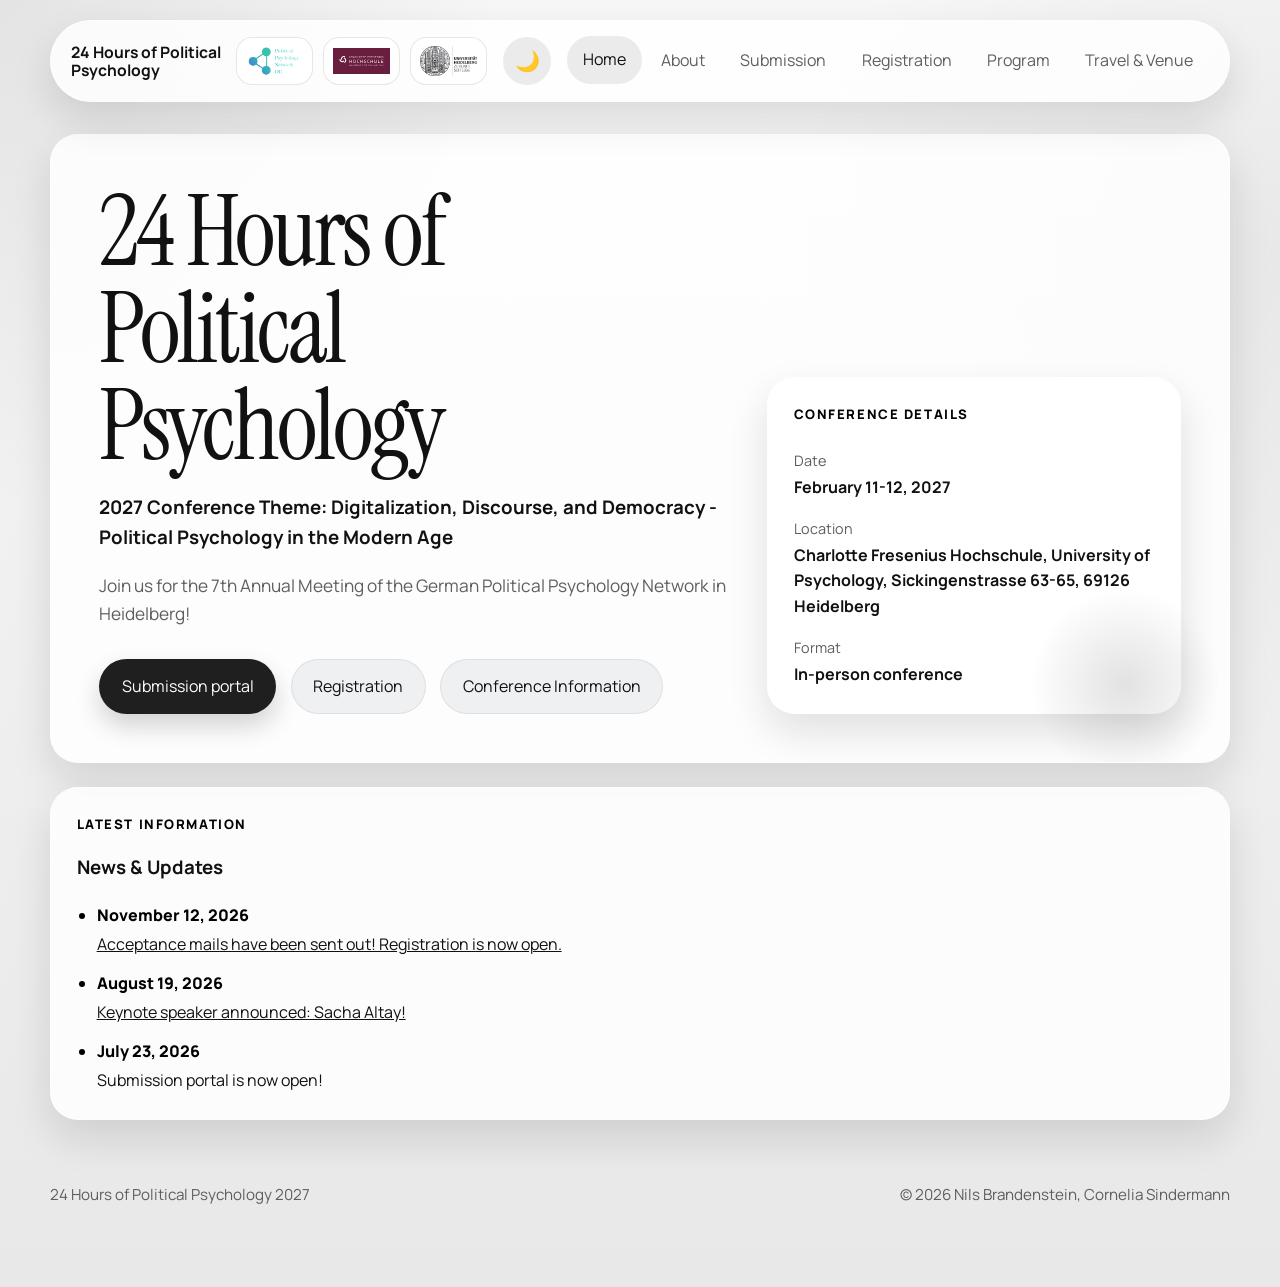
<file: index.html>
<!DOCTYPE html>
<html lang="en">
  <head>
    <meta charset="UTF-8" />
    <meta name="viewport" content="width=device-width, initial-scale=1.0" />
        <title>24 Stunden Politische Psychologie 2027 | Tagung in Heidelberg</title>
    <meta name="keywords" content="political psychology conference 2027, political psychology Heidelberg, German Political Psychology Network, PolPsyNet, 24 Hours of Political Psychology, digitalization democracy conference, academic conference February 2027" />
    <meta name="og:title:de" content="24 Stunden Politische Psychologie 2027 | Tagung in Heidelberg" />
    <meta name="description-de" content="Offizielle Website der Tagung „24 Stunden Politische Psychologie 2027“ — 7. Jahrestagung des Netzwerks Politische Psychologie, 11.–12. Februar 2027 in Heidelberg. Thema: Digitalisierung, Diskurs und Demokratie. Abstracts einreichen und registrieren." />
    <meta name="keywords-de" content="Politische Psychologie Tagung 2027, Kongress Politische Psychologie Heidelberg, Netzwerk Politische Psychologie, PolPsyNet, 24 Stunden Politische Psychologie, Fachtagung Februar 2027, Digitalisierung Demokratie Tagung" />

    <link rel="canonical" href="https://polpsyconfhd2027.github.io/conference/" />
    <meta name="robots" content="index, follow" />
    <meta name="author" content="German Political Psychology Network" />

    <!-- Open Graph -->
    <meta property="og:type" content="website" />
    <meta property="og:site_name" content="24 Hours of Political Psychology 2027" />
    <meta property="og:title" content="24 Stunden Politische Psychologie 2027 | Tagung in Heidelberg" />
    <meta property="og:description" content="Official site of the 24 Hours of Political Psychology 2027 conference — 7th Annual Meeting of the German Political Psychology Network, February 11–12, 2027 in Heidelberg. Theme: Digitalization, Discourse, and Democracy. Submit abstracts and register." />
    <meta property="og:url" content="https://polpsyconfhd2027.github.io/conference/" />
    <meta property="og:locale" content="en_US" />
    <meta property="og:image" content="https://polpsyconfhd2027.github.io/conference/assets/Logo_PolPsyNetDE_New_v2.png" />

    <!-- Twitter -->
    <meta name="twitter:card" content="summary_large_image" />
    <meta name="twitter:title" content="24 Stunden Politische Psychologie 2027 | Tagung in Heidelberg" />
    <meta name="twitter:description" content="Official site of the 24 Hours of Political Psychology 2027 conference — 7th Annual Meeting of the German Political Psychology Network, February 11–12, 2027 in Heidelberg. Theme: Digitalization, Discourse, and Democracy. Submit abstracts and register." />
    <meta name="twitter:image" content="https://polpsyconfhd2027.github.io/conference/assets/Logo_PolPsyNetDE_New_v2.png" />

    <link rel="icon" type="image/svg+xml" href="assets/favicon.svg" />
    <meta name="theme-color" content="#111111" />

    <script type="application/ld+json">
[
        {
                "@context": "https://schema.org",
                "@type": "Event",
                "name": "24 Hours of Political Psychology 2027",
                "description": "7th Annual Meeting of the German Political Psychology Network on the theme 'Digitalization, Discourse, and Democracy'.",
                "startDate": "2027-02-11T13:00+01:00",
                "endDate": "2027-02-12T14:00+01:00",
                "eventStatus": "https://schema.org/EventScheduled",
                "eventAttendanceMode": "https://schema.org/OfflineEventAttendanceMode",
                "location": {
                        "@type": "Place",
                        "name": "Charlotte Fresenius Hochschule, University of Psychology",
                        "address": {
                                "@type": "PostalAddress",
                                "streetAddress": "Sickingenstrasse 63-65",
                                "addressLocality": "Heidelberg",
                                "postalCode": "69126",
                                "addressCountry": "DE"
                        }
                },
                "url": "https://polpsyconfhd2027.github.io/conference/",
                "organizer": {
                        "@type": "Organization",
                        "name": "German Political Psychology Network (PolPsyNet DE)"
                }
        },
        {
                "@context": "https://schema.org",
                "@type": "WebSite",
                "name": "24 Hours of Political Psychology 2027",
                "url": "https://polpsyconfhd2027.github.io/conference/"
        },
        {
                "@context": "https://schema.org",
                "@type": "Organization",
                "name": "German Political Psychology Network (PolPsyNet DE)",
                "url": "https://polpsyconfhd2027.github.io/conference/"
        }
]
    </script>

    <meta
      name="description"
      content="Official website for 24 Hours of Political Psychology, held in Heidelberg on February 11-12, 2027."
    />
    <link rel="preconnect" href="https://fonts.googleapis.com" />
    <link rel="preconnect" href="https://fonts.gstatic.com" crossorigin />
    <link
      href="https://fonts.googleapis.com/css2?family=Manrope:wght@400;500;700;800&family=Instrument+Serif:ital@0;1&display=swap"
      rel="stylesheet"
    />
    <link rel="stylesheet" href="assets/styles.css" />
  </head>
  <body data-page="home">
    <div class="site-shell">
      <header class="site-header">
        <a class="brand" href="index.html">
          <span class="brand-text">
            <strong>24 Hours of Political Psychology</strong>
          </span>
          <span class="brand-logos" aria-hidden="true">
            <span class="brand-logo-frame">
              <img class="brand-logo" src="assets/Logo_PolPsyNetDE_New_v2.png" alt="Logo des Netzwerks Politische Psychologie (PolPsyNet DE)" />
            </span>
            <span class="brand-logo-frame">
              <img class="brand-logo" src="assets/Logo-CFH-bourdaux-01.svg" alt="Logo der Charlotte Fresenius Hochschule" />
            </span>
            <span class="brand-logo-frame">
              <img class="brand-logo" src="assets/hd_logo_standard_sw_16cm_rgb.png" alt="Logo der Universität Heidelberg" />
            </span>
          </span>
        </a>
        <div class="header-actions">
          <button class="theme-toggle" type="button" aria-label="Switch color theme"></button>
          <button class="nav-toggle" type="button" aria-expanded="false" aria-label="Open menu">
            <span></span>
            <span></span>
          </button>
        </div>
        <nav class="site-nav" aria-label="Main navigation">
          <a href="index.html">Home</a>
          <a href="about.html">About</a>
          <a href="submission.html">Submission</a>
          <a href="registration.html">Registration</a>
          <a href="program.html">Program</a>
          <a href="travel.html">Travel & Venue</a>
        </nav>
      </header>

      <main>
        <section class="hero">
          <div class="hero-copy">
            <h1>24 Hours of Political Psychology</h1>
            <h3>2027 Conference Theme: Digitalization, Discourse, and Democracy - Political Psychology in the Modern Age</h3>
            <p class="hero-text">
              Join us for the 7th Annual Meeting of the German Political Psychology Network in Heidelberg!
            </p>
            <div class="hero-actions">
              <a class="button button-primary" href="submission.html">Submission portal</a>
              <a class="button button-secondary" href="registration.html">Registration</a>
              <a class="button button-secondary" href="about.html">Conference Information</a>
              <!--<a class="button button-secondary" href="program.html">View Program</a>--> <!-- Activate once updated-->
            </div>
          </div>
          <aside class="hero-card">
            <p class="card-kicker">Conference Details</p>
            <dl class="event-meta">
              <div>
                <dt>Date</dt>
                <dd>February 11-12, 2027</dd>
              </div>
              <div>
              <dt>Location</dt>
                <dd>Charlotte Fresenius Hochschule, University of Psychology, Sickingenstrasse 63-65, 69126 Heidelberg</dd>
              </div>
              <div>
              <dt>Format</dt>
                <dd>In-person conference</dd>
              </div>
            </dl>
          </aside>
        </section>

        <section class="news-updates content-card" aria-labelledby="news-updates-title">
          <p class="eyebrow">Latest Information</p>
          <h3 id="news-updates-title">News & Updates</h3>
          <ul class="news-list">
             <li>
              <time datetime="2026-08-19">November 12, 2026</time>
              <a href="registration.html">Acceptance mails have been sent out! Registration is now open.</a>
            </li>
            
            <li>
              <time datetime="2026-08-19">August 19, 2026</time>
              <a href="program.html">Keynote speaker announced: Sacha Altay!</a>
            </li>
            <li>
              <time datetime="2026-07-23">July 23, 2026</time>
              <span>Submission portal is now open!</span>
            </li>
          </ul>
        </section>
      </main>

      <footer class="site-footer">
        <p>24 Hours of Political Psychology 2027</p>
        <p>&copy; 2026 Nils Brandenstein, Cornelia Sindermann</p>
      </footer>
    </div>

    <script src="assets/site.js"></script>
  </body>
</html>
</file>
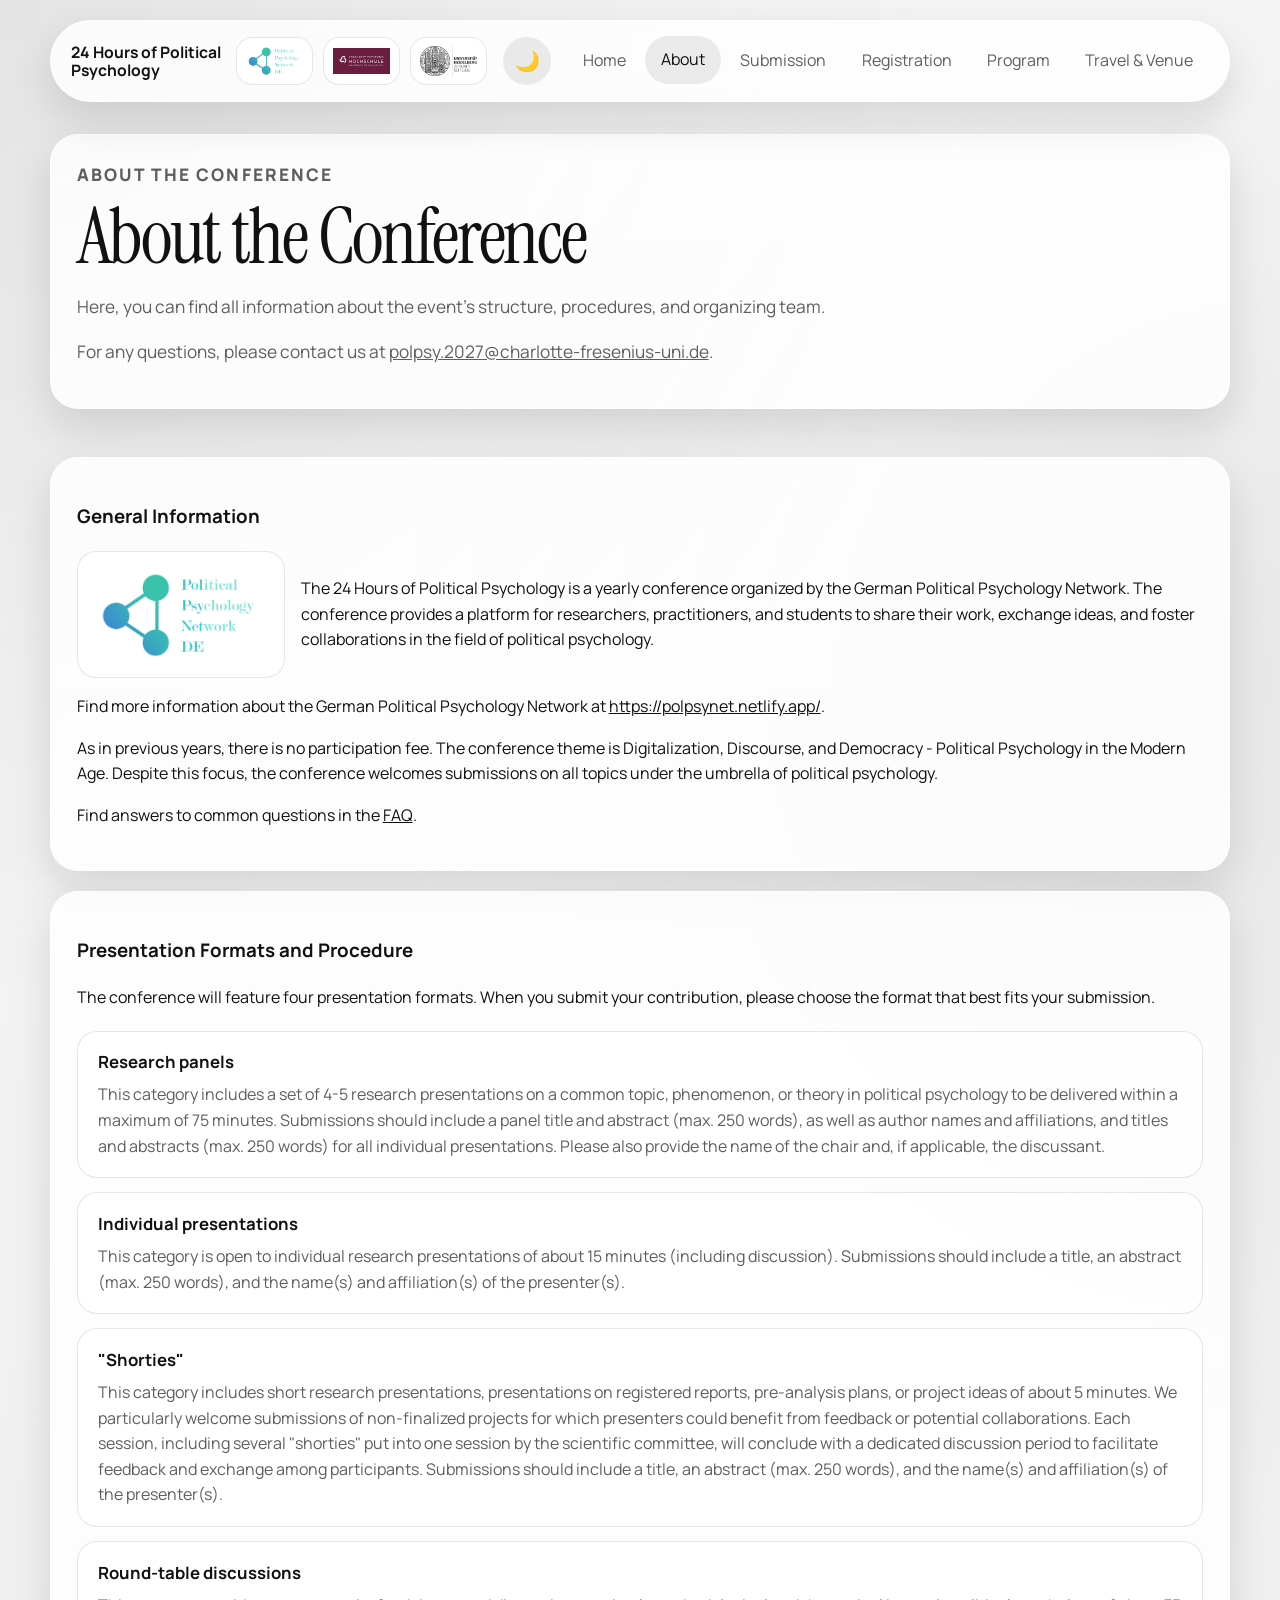
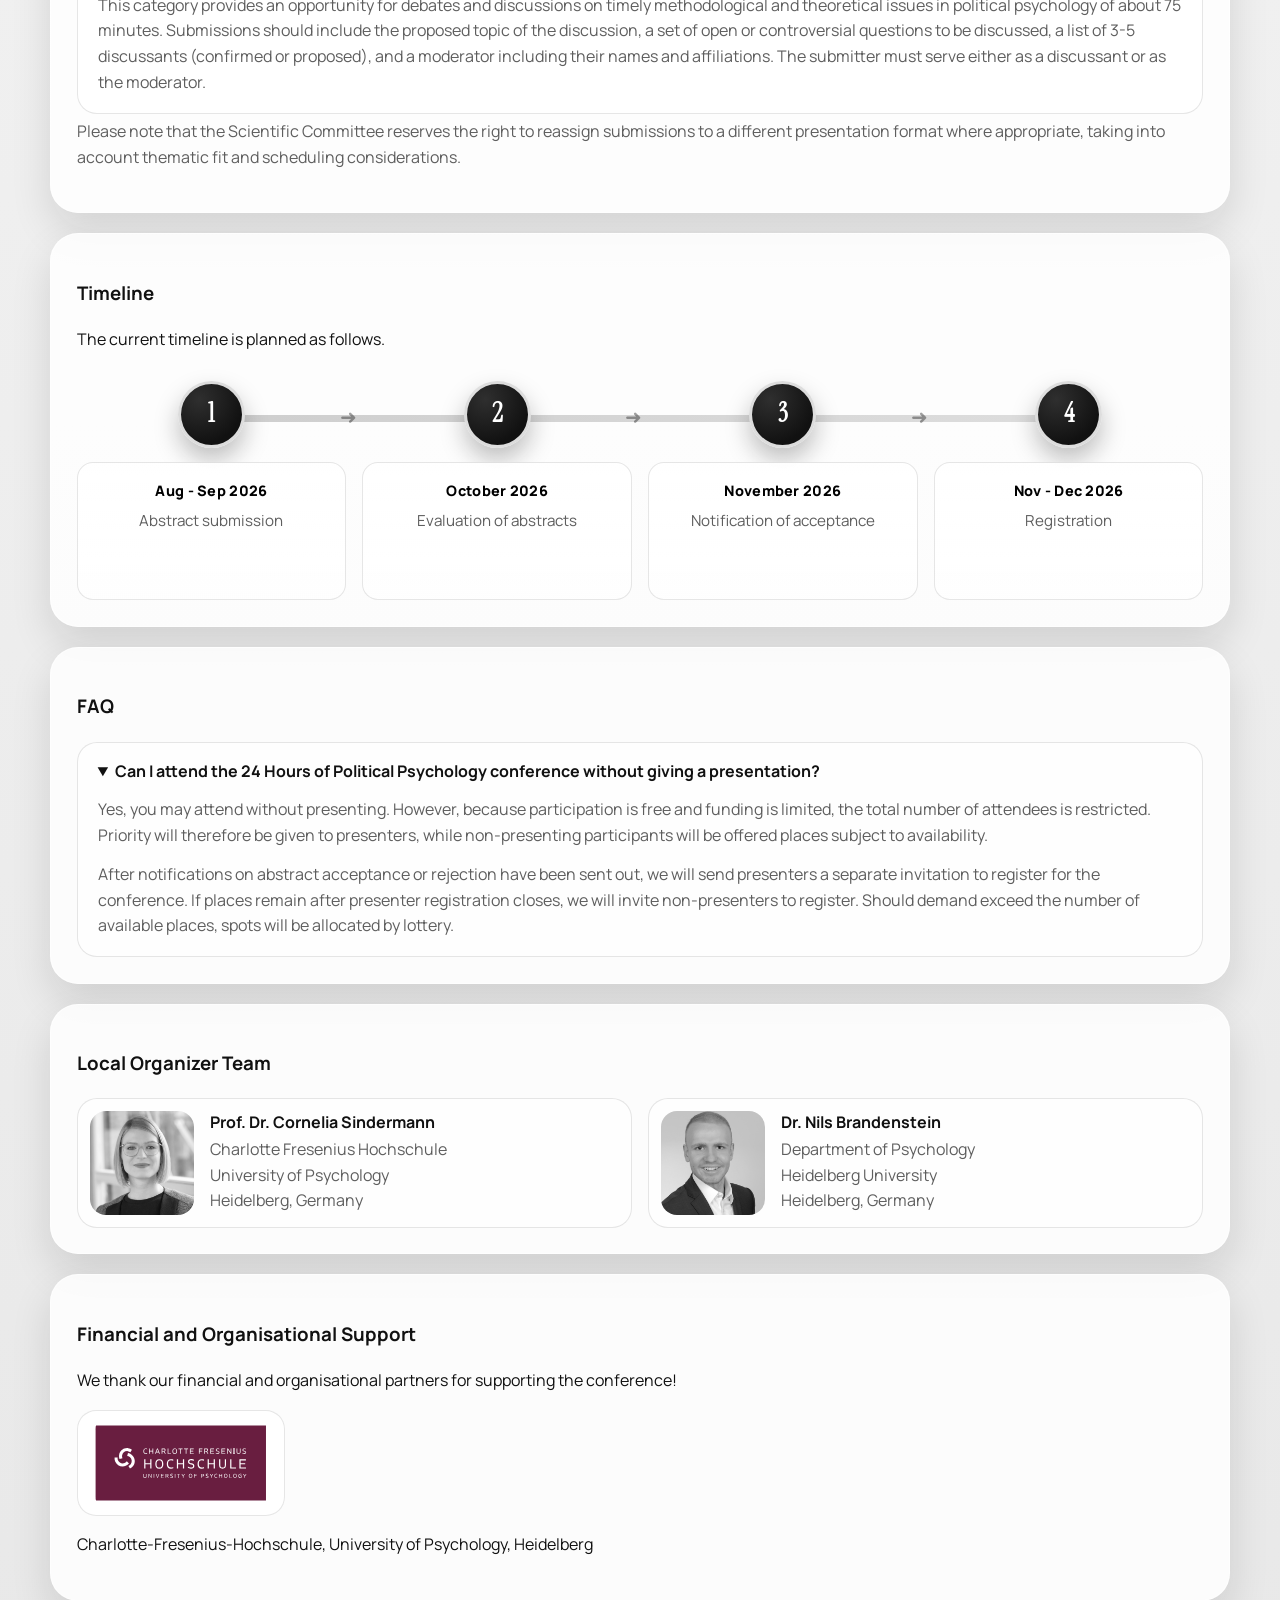
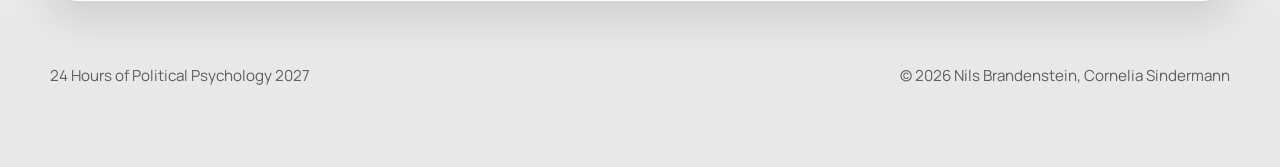
<file: about.html>
<!DOCTYPE html>
<html lang="en">
  <head>
    <meta charset="UTF-8" />
    <meta name="viewport" content="width=device-width, initial-scale=1.0" />
        <title>Über die Tagung | 24 Stunden Politische Psychologie 2027, Heidelberg</title>
    <meta name="keywords" content="about political psychology conference, German Political Psychology Network, PolPsyNet annual meeting, Heidelberg University psychology, Charlotte Fresenius Hochschule" />
    <meta name="og:title:de" content="Über die Tagung | 24 Stunden Politische Psychologie 2027, Heidelberg" />
    <meta name="description-de" content="Erfahren Sie mehr über die „24 Stunden Politische Psychologie 2027“ — die 7. Jahrestagung des Netzwerks Politische Psychologie, 11.–12. Februar 2027 an der Charlotte Fresenius Hochschule in Heidelberg." />
    <meta name="keywords-de" content="Über die Tagung, Netzwerk Politische Psychologie, Jahrestagung PolPsyNet, Universität Heidelberg Psychologie, Charlotte Fresenius Hochschule" />

    <link rel="canonical" href="https://polpsyconfhd2027.github.io/conference/about.html" />
    <meta name="robots" content="index, follow" />
    <meta name="author" content="German Political Psychology Network" />

    <!-- Open Graph -->
    <meta property="og:type" content="website" />
    <meta property="og:site_name" content="24 Hours of Political Psychology 2027" />
    <meta property="og:title" content="Über die Tagung | 24 Stunden Politische Psychologie 2027, Heidelberg" />
    <meta property="og:description" content="Learn about the 24 Hours of Political Psychology 2027 — the 7th Annual Meeting of the German Political Psychology Network, held February 11–12, 2027 at Charlotte Fresenius Hochschule in Heidelberg, Germany." />
    <meta property="og:url" content="https://polpsyconfhd2027.github.io/conference/about.html" />
    <meta property="og:locale" content="en_US" />
    <meta property="og:image" content="https://polpsyconfhd2027.github.io/conference/assets/Logo_PolPsyNetDE_New_v2.png" />

    <!-- Twitter -->
    <meta name="twitter:card" content="summary_large_image" />
    <meta name="twitter:title" content="Über die Tagung | 24 Stunden Politische Psychologie 2027, Heidelberg" />
    <meta name="twitter:description" content="Learn about the 24 Hours of Political Psychology 2027 — the 7th Annual Meeting of the German Political Psychology Network, held February 11–12, 2027 at Charlotte Fresenius Hochschule in Heidelberg, Germany." />
    <meta name="twitter:image" content="https://polpsyconfhd2027.github.io/conference/assets/Logo_PolPsyNetDE_New_v2.png" />

    <link rel="icon" type="image/svg+xml" href="assets/favicon.svg" />
    <meta name="theme-color" content="#111111" />

    <script type="application/ld+json">
[
        {
                "@context": "https://schema.org",
                "@type": "Event",
                "name": "24 Hours of Political Psychology 2027",
                "description": "7th Annual Meeting of the German Political Psychology Network on the theme 'Digitalization, Discourse, and Democracy'.",
                "startDate": "2027-02-11T13:00+01:00",
                "endDate": "2027-02-12T14:00+01:00",
                "eventStatus": "https://schema.org/EventScheduled",
                "eventAttendanceMode": "https://schema.org/OfflineEventAttendanceMode",
                "location": {
                        "@type": "Place",
                        "name": "Charlotte Fresenius Hochschule, University of Psychology",
                        "address": {
                                "@type": "PostalAddress",
                                "streetAddress": "Sickingenstrasse 63-65",
                                "addressLocality": "Heidelberg",
                                "postalCode": "69126",
                                "addressCountry": "DE"
                        }
                },
                "url": "https://polpsyconfhd2027.github.io/conference/",
                "organizer": {
                        "@type": "Organization",
                        "name": "German Political Psychology Network (PolPsyNet DE)"
                }
        },
        {
                "@context": "https://schema.org",
                "@type": "WebSite",
                "name": "24 Hours of Political Psychology 2027",
                "url": "https://polpsyconfhd2027.github.io/conference/"
        }
]
    </script>

    <meta
      name="description"
      content="About 24 Hours of Political Psychology in Heidelberg on February 11-12, 2027."
    />
    <link rel="preconnect" href="https://fonts.googleapis.com" />
    <link rel="preconnect" href="https://fonts.gstatic.com" crossorigin />
    <link
      href="https://fonts.googleapis.com/css2?family=Manrope:wght@400;500;700;800&family=Instrument+Serif:ital@0;1&display=swap"
      rel="stylesheet"
    />
    <link rel="stylesheet" href="assets/styles.css" />
  </head>
  <body data-page="about">
    <div class="site-shell">
      <header class="site-header">
        <a class="brand" href="index.html">
          <span class="brand-text">
            <strong>24 Hours of Political Psychology</strong>
          </span>
          <span class="brand-logos" aria-hidden="true">
            <span class="brand-logo-frame">
              <img class="brand-logo" src="assets/Logo_PolPsyNetDE_New_v2.png" alt="Logo des Netzwerks Politische Psychologie (PolPsyNet DE)" />
            </span>
            <span class="brand-logo-frame">
              <img class="brand-logo" src="assets/Logo-CFH-bourdaux-01.svg" alt="Logo der Charlotte Fresenius Hochschule" />
            </span>
            <span class="brand-logo-frame">
              <img class="brand-logo" src="assets/hd_logo_standard_sw_16cm_rgb.png" alt="Logo der Universität Heidelberg" />
            </span>
          </span>
        </a>
        <div class="header-actions">
          <button class="theme-toggle" type="button" aria-label="Switch color theme"></button>
          <button class="nav-toggle" type="button" aria-expanded="false" aria-label="Open menu">
            <span></span>
            <span></span>
          </button>
        </div>
        <nav class="site-nav" aria-label="Main navigation">
          <a href="index.html">Home</a>
          <a href="about.html">About</a>
          <a href="submission.html">Submission</a>
          <a href="registration.html">Registration</a>
          <a href="program.html">Program</a>
          <a href="travel.html">Travel & Venue</a>
        </nav>
      </header>

      <main class="page-main">
        <section class="page-hero">
          <p class="eyebrow">About The Conference</p>
          <h1>About the Conference</h1>
          <p>Here, you can find all information about the event's structure, procedures, and organizing team. </p>
          <p>For any questions, please contact us at <a href="mailto:polpsy.2027@charlotte-fresenius-uni.de">polpsy.2027@charlotte-fresenius-uni.de</a>.</p>
          
        </section>

        <section class="content-grid">
          <article class="content-card content-card-general">
            <h3>General Information</h3>
            <div class="general-info-intro">
              <img
                class="about-network-logo"
                src="assets/Logo_PolPsyNetDE_New_v2.png"
                alt="German Political Psychology Network logo"
              loading="lazy" />
              <p>The 24 Hours of Political Psychology is a yearly conference organized by the German Political Psychology Network. The conference provides a platform for researchers, practitioners, and students to share their work, exchange ideas, and foster collaborations in the field of political psychology.</p>
            </div>
            <p>Find more information about the German Political Psychology Network at <a href="https://polpsynet.netlify.app/" target="_blank" rel="noopener noreferrer">https://polpsynet.netlify.app/</a>.</p>
            <p>As in previous years, there is no participation fee. The conference theme is Digitalization, Discourse, and Democracy - Political Psychology in the Modern Age. Despite this focus, the conference welcomes submissions on all topics under the umbrella of political psychology.</p>
            <p>Find answers to common questions in the <a href="#faq">FAQ</a>.</p>
          </article>
          <article class="content-card">
            <h3>Presentation Formats and Procedure</h3>
            <p>The conference will feature four presentation formats. When you submit your contribution, please choose the format that best fits your submission.</p>
            <div class="format-list">
              <div class="format-item">
                <h4>Research panels</h4>
                <p>This category includes a set of 4-5 research presentations on a common topic, phenomenon, or theory in political psychology to be delivered within a maximum of 75 minutes. Submissions should include a panel title and abstract (max. 250 words), as well as author names and affiliations, and titles and abstracts (max. 250 words) for all individual presentations. Please also provide the name of the chair and, if applicable, the discussant.</p>
              </div>
              <div class="format-item">
                <h4>Individual presentations</h4>
                <p>This category is open to individual research presentations of about 15 minutes (including discussion). Submissions should include a title, an abstract (max. 250 words), and the name(s) and affiliation(s) of the presenter(s).</p>
              </div>
              <div class="format-item">
                <h4>"Shorties"</h4>
                <p>This category includes short research presentations, presentations on registered reports, pre-analysis plans, or project ideas of about 5 minutes. We particularly welcome submissions of non-finalized projects for which presenters could benefit from feedback or potential collaborations. Each session, including several "shorties" put into one session by the scientific committee, will conclude with a dedicated discussion period to facilitate feedback and exchange among participants. Submissions should include a title, an abstract (max. 250 words), and the name(s) and affiliation(s) of the presenter(s).</p>
              </div>
              <div class="format-item">
                <h4>Round-table discussions</h4>
                <p>This category provides an opportunity for debates and discussions on timely methodological and theoretical issues in political psychology of about 75 minutes. Submissions should include the proposed topic of the discussion, a set of open or controversial questions to be discussed, a list of 3-5 discussants (confirmed or proposed), and a moderator including their names and affiliations. The submitter must serve either as a discussant or as the moderator.</p>
              </div>
            </div>
            <p class="program-note">Please note that the Scientific Committee reserves the right to reassign submissions to a different presentation format where appropriate, taking into account thematic fit and scheduling considerations.</p>
          </article>
          <article class="content-card">
            <h3>Timeline</h3>
            <p>The current timeline is planned as follows.</p>
            <div class="timeline">
              <div class="timeline-item">
                <span class="timeline-marker" aria-hidden="true">1</span>
                <div class="timeline-content">
                  <p class="timeline-date">Aug - Sep 2026</p>
                  <p class="timeline-label">Abstract submission</p>
                </div>
              </div>
              <div class="timeline-item">
                <span class="timeline-marker" aria-hidden="true">2</span>
                <div class="timeline-content">
                  <p class="timeline-date">October 2026</p>
                  <p class="timeline-label">Evaluation of abstracts</p>
                </div>
              </div>
              <div class="timeline-item">
                <span class="timeline-marker" aria-hidden="true">3</span>
                <div class="timeline-content">
                  <p class="timeline-date">November 2026</p>
                  <p class="timeline-label">Notification of acceptance</p>
                </div>
              </div>
              <div class="timeline-item">
                <span class="timeline-marker" aria-hidden="true">4</span>
                <div class="timeline-content">
                  <p class="timeline-date">Nov - Dec 2026</p>
                  <p class="timeline-label">Registration</p>
                </div>
              </div>
            </div>
          </article>
          <article class="content-card" id="faq">
            <h3>FAQ</h3>
            <div class="faq-list">
              <details class="faq-item" open>
                <summary>Can I attend the 24 Hours of Political Psychology conference without giving a presentation?</summary>
                <p>Yes, you may attend without presenting. However, because participation is free and funding is limited, the total number of attendees is restricted. Priority will therefore be given to presenters, while non-presenting participants will be offered places subject to availability.</p>
                <p>After notifications on abstract acceptance or rejection have been sent out, we will send presenters a separate invitation to register for the conference. If places remain after presenter registration closes, we will invite non-presenters to register. Should demand exceed the number of available places, spots will be allocated by lottery.</p>
              </details>
            </div>
          </article>
          <article class="content-card">
            <h3>Local Organizer Team</h3>
            <div class="organizer-grid">
              <section class="organizer-card" aria-label="Prof. Dr. Cornelia Sindermann">
                <img
                  class="organizer-photo"
                  src="assets/Cornelia-Sindermann-2869214122.jpg"
                  alt="Portrait of Prof. Dr. Cornelia Sindermann"
                loading="lazy" />
                <div>
                  <h4>Prof. Dr. Cornelia Sindermann</h4>
                  <p>
                    Charlotte Fresenius Hochschule 
                    <br />
                    University of Psychology
                    <br />
                    Heidelberg, Germany
                  </p>
                </div>
              </section>
              <section class="organizer-card" aria-label="Dr. Nils Brandenstein">
                <img
                  class="organizer-photo"
                  src="assets/Brandenstein SWQuad.jpg"
                  alt="Portrait of Dr. Nils Brandenstein"
                loading="lazy" />
                <div>
                  <h4>Dr. Nils Brandenstein</h4>
                  <p>
                    Department of Psychology 
                    <br />
                    Heidelberg University
                    <br />
                    Heidelberg, Germany
                  </p>
                </div>
              </section>
            </div>
          </article>
          <article class="content-card">
            <h3>Financial and Organisational Support</h3>
            <p>We thank our financial and organisational partners for supporting the conference!</p>
            <img
              class="about-network-logo"
              src="assets/Logo-CFH-bourdaux-01.svg"
              alt="Charlotte Fresenius Hochschule logo"
            loading="lazy" />
            <p>Charlotte-Fresenius-Hochschule, University of Psychology, Heidelberg</p>
          </article>
        </section>
      </main>

      <footer class="site-footer">
        <p>24 Hours of Political Psychology 2027</p>
        <p>&copy; 2026 Nils Brandenstein, Cornelia Sindermann</p>
      </footer>
    </div>

    <script src="assets/site.js"></script>
  </body>
</html>
</file>
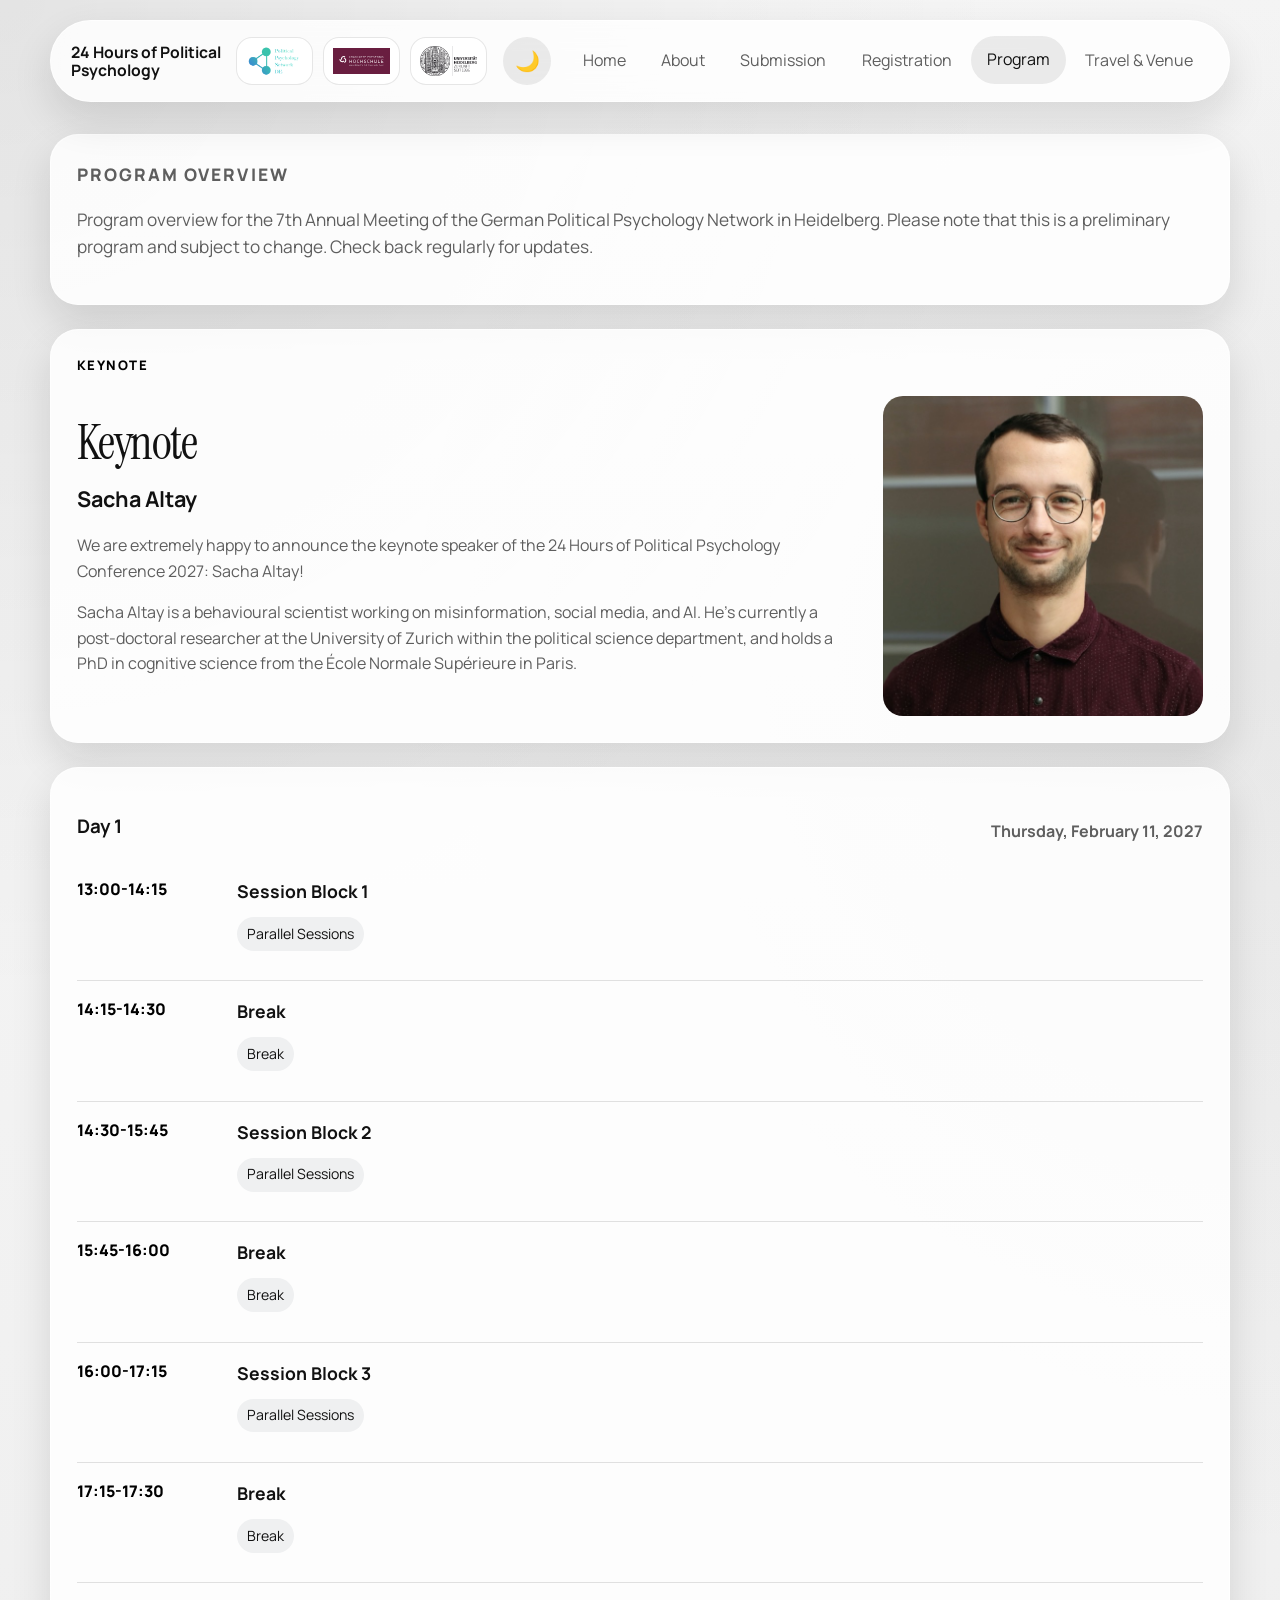
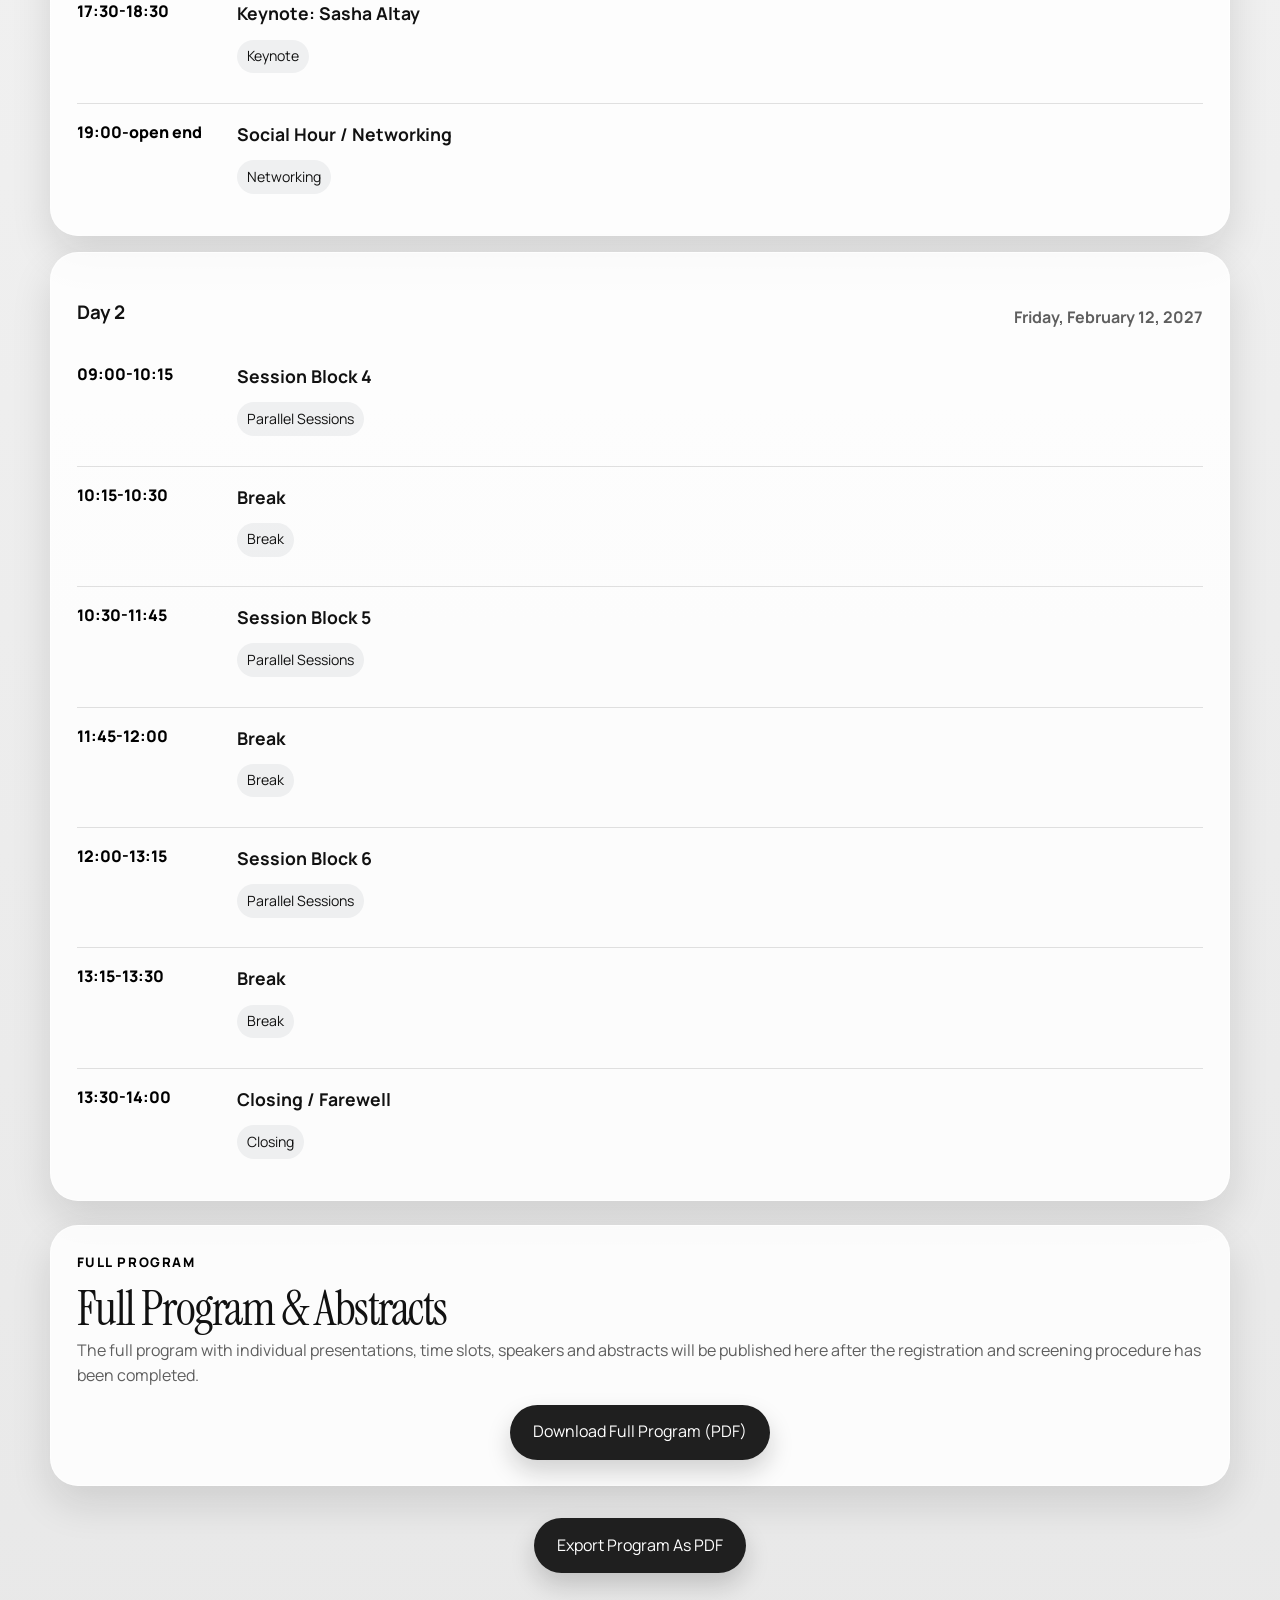
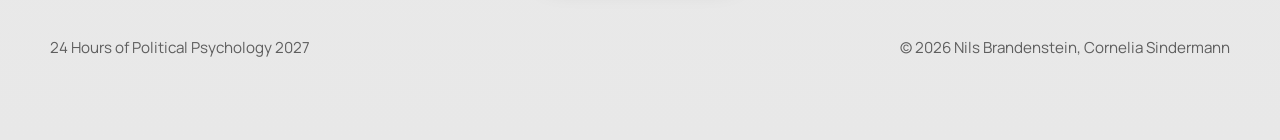
<file: program.html>
<!DOCTYPE html>
<html lang="en">
  <head>
    <meta charset="UTF-8" />
    <meta name="viewport" content="width=device-width, initial-scale=1.0" />
        <title>Programm & Zeitplan | 24 Stunden Politische Psychologie 2027</title>
    <meta name="keywords" content="political psychology program 2027, conference schedule Heidelberg, keynote Sacha Altay, PolPsyNet program, session schedule political psychology" />
    <meta name="og:title:de" content="Programm & Zeitplan | 24 Stunden Politische Psychologie 2027" />
    <meta name="description-de" content="Das vollständige Programm der „24 Stunden Politische Psychologie 2027“ in Heidelberg: Keynote von Sacha Altay, parallele Sitzungsblöcke und Networking am 11.–12. Februar 2027." />
    <meta name="keywords-de" content="Programm Politische Psychologie 2027, Tagungsprogramm Heidelberg, Keynote Sacha Altay, Sitzungsplan, Zeitplan Fachtagung" />

    <link rel="canonical" href="https://polpsyconfhd2027.github.io/conference/program.html" />
    <meta name="robots" content="index, follow" />
    <meta name="author" content="German Political Psychology Network" />

    <!-- Open Graph -->
    <meta property="og:type" content="website" />
    <meta property="og:site_name" content="24 Hours of Political Psychology 2027" />
    <meta property="og:title" content="Programm & Zeitplan | 24 Stunden Politische Psychologie 2027" />
    <meta property="og:description" content="Full program and schedule for the 24 Hours of Political Psychology 2027 in Heidelberg: keynote by Sacha Altay, parallel session blocks, and networking on February 11–12, 2027." />
    <meta property="og:url" content="https://polpsyconfhd2027.github.io/conference/program.html" />
    <meta property="og:locale" content="en_US" />
    <meta property="og:image" content="https://polpsyconfhd2027.github.io/conference/assets/Logo_PolPsyNetDE_New_v2.png" />

    <!-- Twitter -->
    <meta name="twitter:card" content="summary_large_image" />
    <meta name="twitter:title" content="Programm & Zeitplan | 24 Stunden Politische Psychologie 2027" />
    <meta name="twitter:description" content="Full program and schedule for the 24 Hours of Political Psychology 2027 in Heidelberg: keynote by Sacha Altay, parallel session blocks, and networking on February 11–12, 2027." />
    <meta name="twitter:image" content="https://polpsyconfhd2027.github.io/conference/assets/Logo_PolPsyNetDE_New_v2.png" />

    <link rel="icon" type="image/svg+xml" href="assets/favicon.svg" />
    <meta name="theme-color" content="#111111" />

    <script type="application/ld+json">
[
        {
                "@context": "https://schema.org",
                "@type": "Event",
                "name": "24 Hours of Political Psychology 2027",
                "description": "7th Annual Meeting of the German Political Psychology Network on the theme 'Digitalization, Discourse, and Democracy'.",
                "startDate": "2027-02-11T13:00+01:00",
                "endDate": "2027-02-12T14:00+01:00",
                "eventStatus": "https://schema.org/EventScheduled",
                "eventAttendanceMode": "https://schema.org/OfflineEventAttendanceMode",
                "location": {
                        "@type": "Place",
                        "name": "Charlotte Fresenius Hochschule, University of Psychology",
                        "address": {
                                "@type": "PostalAddress",
                                "streetAddress": "Sickingenstrasse 63-65",
                                "addressLocality": "Heidelberg",
                                "postalCode": "69126",
                                "addressCountry": "DE"
                        }
                },
                "url": "https://polpsyconfhd2027.github.io/conference/",
                "organizer": {
                        "@type": "Organization",
                        "name": "German Political Psychology Network (PolPsyNet DE)"
                }
        },
        {
                "@context": "https://schema.org",
                "@type": "WebSite",
                "name": "24 Hours of Political Psychology 2027",
                "url": "https://polpsyconfhd2027.github.io/conference/"
        }
]
    </script>

    <meta
      name="description"
      content="Program overview for 24 Hours of Political Psychology on February 11-12, 2027."
    />
    <link rel="preconnect" href="https://fonts.googleapis.com" />
    <link rel="preconnect" href="https://fonts.gstatic.com" crossorigin />
    <link
      href="https://fonts.googleapis.com/css2?family=Manrope:wght@400;500;700;800&family=Instrument+Serif:ital@0;1&display=swap"
      rel="stylesheet"
    />
    <link rel="stylesheet" href="assets/styles.css" />
  </head>
  <body data-page="program">
    <div class="site-shell">
      <header class="site-header">
        <a class="brand" href="index.html">
          <span class="brand-text">
            <strong>24 Hours of Political Psychology</strong>
          </span>
          <span class="brand-logos" aria-hidden="true">
            <span class="brand-logo-frame">
              <img class="brand-logo" src="assets/Logo_PolPsyNetDE_New_v2.png" alt="Logo des Netzwerks Politische Psychologie (PolPsyNet DE)" />
            </span>
            <span class="brand-logo-frame">
              <img class="brand-logo" src="assets/Logo-CFH-bourdaux-01.svg" alt="Logo der Charlotte Fresenius Hochschule" />
            </span>
            <span class="brand-logo-frame">
              <img class="brand-logo" src="assets/hd_logo_standard_sw_16cm_rgb.png" alt="Logo der Universität Heidelberg" />
            </span>
          </span>
        </a>
        <div class="header-actions">
          <button class="theme-toggle" type="button" aria-label="Switch color theme"></button>
          <button class="nav-toggle" type="button" aria-expanded="false" aria-label="Open menu">
            <span></span>
            <span></span>
          </button>
        </div>
        <nav class="site-nav" aria-label="Main navigation">
          <a href="index.html">Home</a>
          <a href="about.html">About</a>
          <a href="submission.html">Submission</a>
          <a href="registration.html">Registration</a>
          <a href="program.html">Program</a>
          <a href="travel.html">Travel & Venue</a>
        </nav>
      </header>

      <main class="page-main">
        <section class="page-hero">
         <p class="eyebrow">Program Overview</p>
         <p>Program overview for the 7th Annual Meeting of the German Political Psychology Network in Heidelberg. Please note that this is a preliminary program and subject to change. Check back regularly for updates.</p>
        </section>
        <section class="content-card keynote" aria-labelledby="keynote-title">
          <p class="eyebrow">Keynote</p>
          <div class="keynote-content">
            <div>
              <h2 id="keynote-title">Keynote</h2>
              <h3 class="keynote-speaker">
                <a href="https://sachaaltay.github.io">Sacha Altay</a>
              </h3>
              <p>
                We are extremely happy to announce the keynote speaker of the 24 Hours of
                Political Psychology Conference 2027: Sacha Altay!
              </p>
              <p>
                Sacha Altay is a behavioural scientist working on misinformation, social media,
                and AI. He&rsquo;s currently a post-doctoral researcher at the University of Zurich
                within the political science department, and holds a PhD in cognitive science from
                the &Eacute;cole Normale Sup&eacute;rieure in Paris.
              </p>
            </div>
            <img
              class="keynote-photo"
              src="assets/Sacha_Picture.jpg"
              alt="Sacha Altay"
            loading="lazy" />
          </div>
        </section>
        <section class="program-days" id="program-days"></section>
        <section class="content-card full-program" aria-labelledby="full-program-title">
          <p class="eyebrow">Full Program</p>
          <h1 id="full-program-title">Full Program &amp; Abstracts</h1>
          <p id="full-program-status" class="program-note">
            The full program with individual presentations, time slots, speakers
            and abstracts will be published here after the registration and
            screening procedure has been completed.
          </p>
          <div class="program-export full-program-download">
            <a
              class="button button-primary"
              id="download-full-program"
              data-full-program-link
              href="#"
              download
            >
              Download Full Program (PDF)
            </a>
          </div>
          <div id="full-program-days" class="program-days" hidden></div>
        </section>
        <section class="program-export">
          <button class="button button-primary" type="button" id="print-program">
            Export Program As PDF
          </button>
        </section>
      </main>

      <footer class="site-footer">
        <p>24 Hours of Political Psychology 2027</p>
        <p>&copy; 2026 Nils Brandenstein, Cornelia Sindermann</p>
      </footer>
    </div>

    <script src="assets/program-data.js"></script>
    <script src="assets/full-program.js"></script>
    <script src="assets/site.js"></script>
    <script src="assets/program.js"></script>
  </body>
</html>
</file>
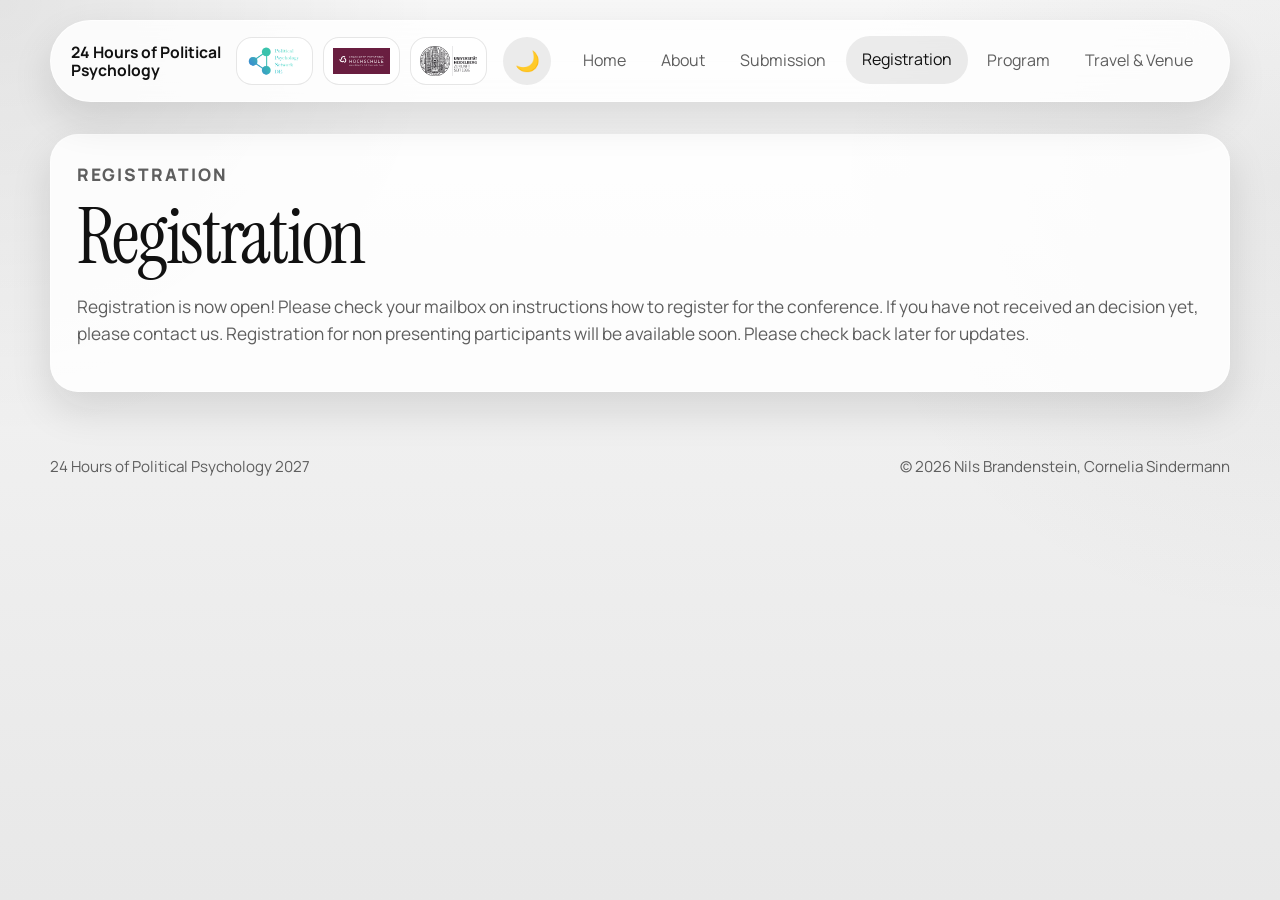
<file: registration.html>
<!DOCTYPE html>
<html lang="en">
  <head>
    <meta charset="UTF-8" />
    <meta name="viewport" content="width=device-width, initial-scale=1.0" />
        <title>Registrierung | 24 Stunden Politische Psychologie 2027, Heidelberg</title>
    <meta name="keywords" content="political psychology conference registration, conference registration Heidelberg 2027, PolPsyNet registration, academic conference sign up" />
    <meta name="og:title:de" content="Registrierung | 24 Stunden Politische Psychologie 2027, Heidelberg" />
    <meta name="description-de" content="Registrieren Sie sich für die „24 Stunden Politische Psychologie 2027“ — 7. Jahrestagung des Netzwerks Politische Psychologie, 11.–12. Februar 2027 in Heidelberg." />
    <meta name="keywords-de" content="Anmeldung Tagung Politische Psychologie, Registrierung Kongress 2027, PolPsyNet Anmeldung, Tagungsgebühr Heidelberg" />

    <link rel="canonical" href="https://polpsyconfhd2027.github.io/conference/registration.html" />
    <meta name="robots" content="index, follow" />
    <meta name="author" content="German Political Psychology Network" />

    <!-- Open Graph -->
    <meta property="og:type" content="website" />
    <meta property="og:site_name" content="24 Hours of Political Psychology 2027" />
    <meta property="og:title" content="Registrierung | 24 Stunden Politische Psychologie 2027, Heidelberg" />
    <meta property="og:description" content="Register for the 24 Hours of Political Psychology 2027 conference — 7th Annual Meeting of the German Political Psychology Network, February 11–12, 2027 in Heidelberg, Germany." />
    <meta property="og:url" content="https://polpsyconfhd2027.github.io/conference/registration.html" />
    <meta property="og:locale" content="en_US" />
    <meta property="og:image" content="https://polpsyconfhd2027.github.io/conference/assets/Logo_PolPsyNetDE_New_v2.png" />

    <!-- Twitter -->
    <meta name="twitter:card" content="summary_large_image" />
    <meta name="twitter:title" content="Registrierung | 24 Stunden Politische Psychologie 2027, Heidelberg" />
    <meta name="twitter:description" content="Register for the 24 Hours of Political Psychology 2027 conference — 7th Annual Meeting of the German Political Psychology Network, February 11–12, 2027 in Heidelberg, Germany." />
    <meta name="twitter:image" content="https://polpsyconfhd2027.github.io/conference/assets/Logo_PolPsyNetDE_New_v2.png" />

    <link rel="icon" type="image/svg+xml" href="assets/favicon.svg" />
    <meta name="theme-color" content="#111111" />

    <script type="application/ld+json">
[
        {
                "@context": "https://schema.org",
                "@type": "Event",
                "name": "24 Hours of Political Psychology 2027",
                "description": "7th Annual Meeting of the German Political Psychology Network on the theme 'Digitalization, Discourse, and Democracy'.",
                "startDate": "2027-02-11T13:00+01:00",
                "endDate": "2027-02-12T14:00+01:00",
                "eventStatus": "https://schema.org/EventScheduled",
                "eventAttendanceMode": "https://schema.org/OfflineEventAttendanceMode",
                "location": {
                        "@type": "Place",
                        "name": "Charlotte Fresenius Hochschule, University of Psychology",
                        "address": {
                                "@type": "PostalAddress",
                                "streetAddress": "Sickingenstrasse 63-65",
                                "addressLocality": "Heidelberg",
                                "postalCode": "69126",
                                "addressCountry": "DE"
                        }
                },
                "url": "https://polpsyconfhd2027.github.io/conference/",
                "organizer": {
                        "@type": "Organization",
                        "name": "German Political Psychology Network (PolPsyNet DE)"
                }
        },
        {
                "@context": "https://schema.org",
                "@type": "WebSite",
                "name": "24 Hours of Political Psychology 2027",
                "url": "https://polpsyconfhd2027.github.io/conference/"
        }
]
    </script>

    <meta
      name="description"
      content="Registration information for 24 Hours of Political Psychology."
    />
    <link rel="preconnect" href="https://fonts.googleapis.com" />
    <link rel="preconnect" href="https://fonts.gstatic.com" crossorigin />
    <link
      href="https://fonts.googleapis.com/css2?family=Manrope:wght@400;500;700;800&family=Instrument+Serif:ital@0;1&display=swap"
      rel="stylesheet"
    />
    <link rel="stylesheet" href="assets/styles.css" />
  </head>
  <body data-page="registration">
    <div class="site-shell">
      <header class="site-header">
        <a class="brand" href="index.html">
          <span class="brand-text">
            <strong>24 Hours of Political Psychology</strong>
          </span>
          <span class="brand-logos" aria-hidden="true">
            <span class="brand-logo-frame">
              <img class="brand-logo" src="assets/Logo_PolPsyNetDE_New_v2.png" alt="Logo des Netzwerks Politische Psychologie (PolPsyNet DE)" />
            </span>
            <span class="brand-logo-frame">
              <img class="brand-logo" src="assets/Logo-CFH-bourdaux-01.svg" alt="Logo der Charlotte Fresenius Hochschule" />
            </span>
            <span class="brand-logo-frame">
              <img class="brand-logo" src="assets/hd_logo_standard_sw_16cm_rgb.png" alt="Logo der Universität Heidelberg" />
            </span>
          </span>
        </a>
        <div class="header-actions">
          <button class="theme-toggle" type="button" aria-label="Switch color theme"></button>
          <button class="nav-toggle" type="button" aria-expanded="false" aria-label="Open menu">
            <span></span>
            <span></span>
          </button>
        </div>
        <nav class="site-nav" aria-label="Main navigation">
          <a href="index.html">Home</a>
          <a href="about.html">About</a>
          <a href="submission.html">Submission</a>
          <a href="registration.html">Registration</a>
          <a href="program.html">Program</a>
          <a href="travel.html">Travel & Venue</a>
        </nav>
      </header>

      <main class="page-main">
        <section class="page-hero">
          <p class="eyebrow">Registration</p>
          <h1>Registration</h1>
          <p>
            Registration is now open! Please check your mailbox on instructions how to register for the conference. If you have not received an decision yet, please contact us.
            Registration for non presenting participants will be available soon. Please check back later for updates.
          </p>
        </section>
      </main>

      <footer class="site-footer">
        <p>24 Hours of Political Psychology 2027</p>
        <p>&copy; 2026 Nils Brandenstein, Cornelia Sindermann</p>
      </footer>
    </div>

    <script src="assets/site-config.js"></script>
    <script src="assets/site.js"></script>
  </body>
</html>
</file>
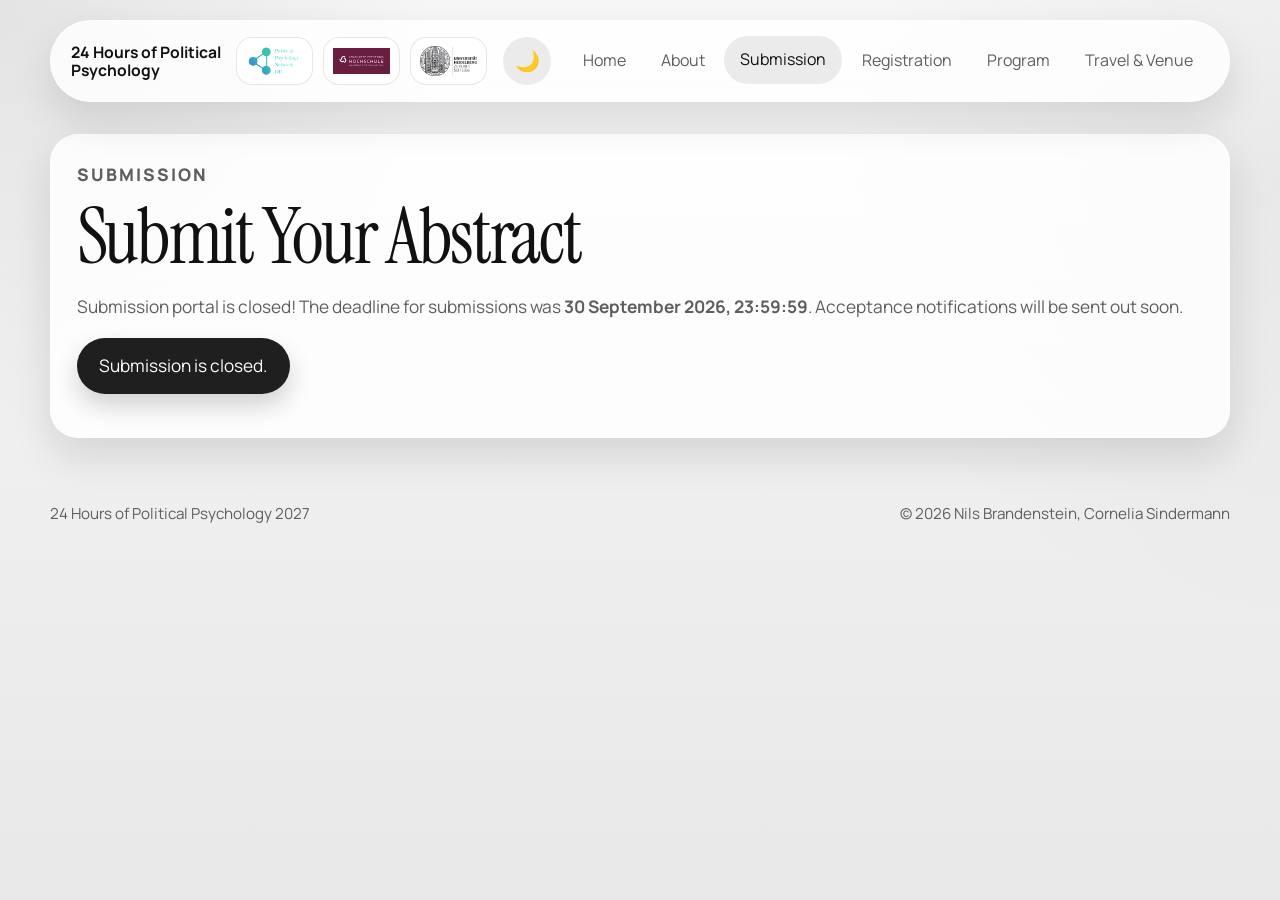
<file: submission.html>
<!DOCTYPE html>
<html lang="en">
  <head>
    <meta charset="UTF-8" />
    <meta name="viewport" content="width=device-width, initial-scale=1.0" />
        <title>Abstract einreichen | 24 Stunden Politische Psychologie 2027</title>
    <meta name="keywords" content="political psychology abstract submission, call for papers political psychology 2027, psychology conference submission, poster submission political psychology, talk submission Heidelberg" />
    <meta name="og:title:de" content="Abstract einreichen | 24 Stunden Politische Psychologie 2027" />
    <meta name="description-de" content="Reichen Sie Ihr Abstract für die „24 Stunden Politische Psychologie 2027“ in Heidelberg ein (11.–12. Februar 2027). Vortrags- und Posterbeiträge zu Politischer Psychologie, Digitalisierung, Diskurs und Demokratie sind willkommen." />
    <meta name="keywords-de" content="Abstract einreichen Politische Psychologie, Call for Papers 2027, Vortrag einreichen, Poster einreichen, Tagung Heidelberg Beitrag" />

    <link rel="canonical" href="https://polpsyconfhd2027.github.io/conference/submission.html" />
    <meta name="robots" content="index, follow" />
    <meta name="author" content="German Political Psychology Network" />

    <!-- Open Graph -->
    <meta property="og:type" content="website" />
    <meta property="og:site_name" content="24 Hours of Political Psychology 2027" />
    <meta property="og:title" content="Abstract einreichen | 24 Stunden Politische Psychologie 2027" />
    <meta property="og:description" content="Submit your abstract to the 24 Hours of Political Psychology 2027 conference in Heidelberg, February 11–12, 2027. Talk and poster submissions on political psychology, digitalization, discourse, and democracy are welcome." />
    <meta property="og:url" content="https://polpsyconfhd2027.github.io/conference/submission.html" />
    <meta property="og:locale" content="en_US" />
    <meta property="og:image" content="https://polpsyconfhd2027.github.io/conference/assets/Logo_PolPsyNetDE_New_v2.png" />

    <!-- Twitter -->
    <meta name="twitter:card" content="summary_large_image" />
    <meta name="twitter:title" content="Abstract einreichen | 24 Stunden Politische Psychologie 2027" />
    <meta name="twitter:description" content="Submit your abstract to the 24 Hours of Political Psychology 2027 conference in Heidelberg, February 11–12, 2027. Talk and poster submissions on political psychology, digitalization, discourse, and democracy are welcome." />
    <meta name="twitter:image" content="https://polpsyconfhd2027.github.io/conference/assets/Logo_PolPsyNetDE_New_v2.png" />

    <link rel="icon" type="image/svg+xml" href="assets/favicon.svg" />
    <meta name="theme-color" content="#111111" />

    <script type="application/ld+json">
[
        {
                "@context": "https://schema.org",
                "@type": "Event",
                "name": "24 Hours of Political Psychology 2027",
                "description": "7th Annual Meeting of the German Political Psychology Network on the theme 'Digitalization, Discourse, and Democracy'.",
                "startDate": "2027-02-11T13:00+01:00",
                "endDate": "2027-02-12T14:00+01:00",
                "eventStatus": "https://schema.org/EventScheduled",
                "eventAttendanceMode": "https://schema.org/OfflineEventAttendanceMode",
                "location": {
                        "@type": "Place",
                        "name": "Charlotte Fresenius Hochschule, University of Psychology",
                        "address": {
                                "@type": "PostalAddress",
                                "streetAddress": "Sickingenstrasse 63-65",
                                "addressLocality": "Heidelberg",
                                "postalCode": "69126",
                                "addressCountry": "DE"
                        }
                },
                "url": "https://polpsyconfhd2027.github.io/conference/",
                "organizer": {
                        "@type": "Organization",
                        "name": "German Political Psychology Network (PolPsyNet DE)"
                }
        },
        {
                "@context": "https://schema.org",
                "@type": "WebSite",
                "name": "24 Hours of Political Psychology 2027",
                "url": "https://polpsyconfhd2027.github.io/conference/"
        }
]
    </script>

    <meta
      name="description"
      content="Submission information for 24 Hours of Political Psychology."
    />
    <link rel="preconnect" href="https://fonts.googleapis.com" />
    <link rel="preconnect" href="https://fonts.gstatic.com" crossorigin />
    <link
      href="https://fonts.googleapis.com/css2?family=Manrope:wght@400;500;700;800&family=Instrument+Serif:ital@0;1&display=swap"
      rel="stylesheet"
    />
    <link rel="stylesheet" href="assets/styles.css" />
  </head>
  <body data-page="submission">
    <div class="site-shell">
      <header class="site-header">
        <a class="brand" href="index.html">
          <span class="brand-text">
            <strong>24 Hours of Political Psychology</strong>
          </span>
          <span class="brand-logos" aria-hidden="true">
            <span class="brand-logo-frame">
              <img class="brand-logo" src="assets/Logo_PolPsyNetDE_New_v2.png" alt="Logo des Netzwerks Politische Psychologie (PolPsyNet DE)" />
            </span>
            <span class="brand-logo-frame">
              <img class="brand-logo" src="assets/Logo-CFH-bourdaux-01.svg" alt="Logo der Charlotte Fresenius Hochschule" />
            </span>
            <span class="brand-logo-frame">
              <img class="brand-logo" src="assets/hd_logo_standard_sw_16cm_rgb.png" alt="Logo der Universität Heidelberg" />
            </span>
          </span>
        </a>
        <div class="header-actions">
          <button class="theme-toggle" type="button" aria-label="Switch color theme"></button>
          <button class="nav-toggle" type="button" aria-expanded="false" aria-label="Open menu">
            <span></span>
            <span></span>
          </button>
        </div>
        <nav class="site-nav" aria-label="Main navigation">
          <a href="index.html">Home</a>
          <a href="about.html">About</a>
          <a href="submission.html">Submission</a>
          <a href="registration.html">Registration</a>
          <a href="program.html">Program</a>
          <a href="travel.html">Travel & Venue</a>
        </nav>
      </header>

      <main class="page-main">
        <section class="page-hero">
          <p class="eyebrow">Submission</p>
          <h1>Submit Your Abstract</h1>
          <p>
            Submission portal is closed!
            The deadline for submissions was
            <strong>30 September 2026, 23:59:59</strong>. Acceptance notifications will be sent out soon.
          </p>
          <p>
            <a class="button button-primary" data-submission-link href="blank" target="_blank" rel="noopener noreferrer">Submission portal is closed.</a>
            </a>
          </p>
        </section>
      </main>

      <footer class="site-footer">
        <p>24 Hours of Political Psychology 2027</p>
        <p>&copy; 2026 Nils Brandenstein, Cornelia Sindermann</p>
      </footer>
    </div>

    <script src="assets/site-config.js"></script>
    <script src="assets/site.js"></script>
  </body>
</html>
</file>
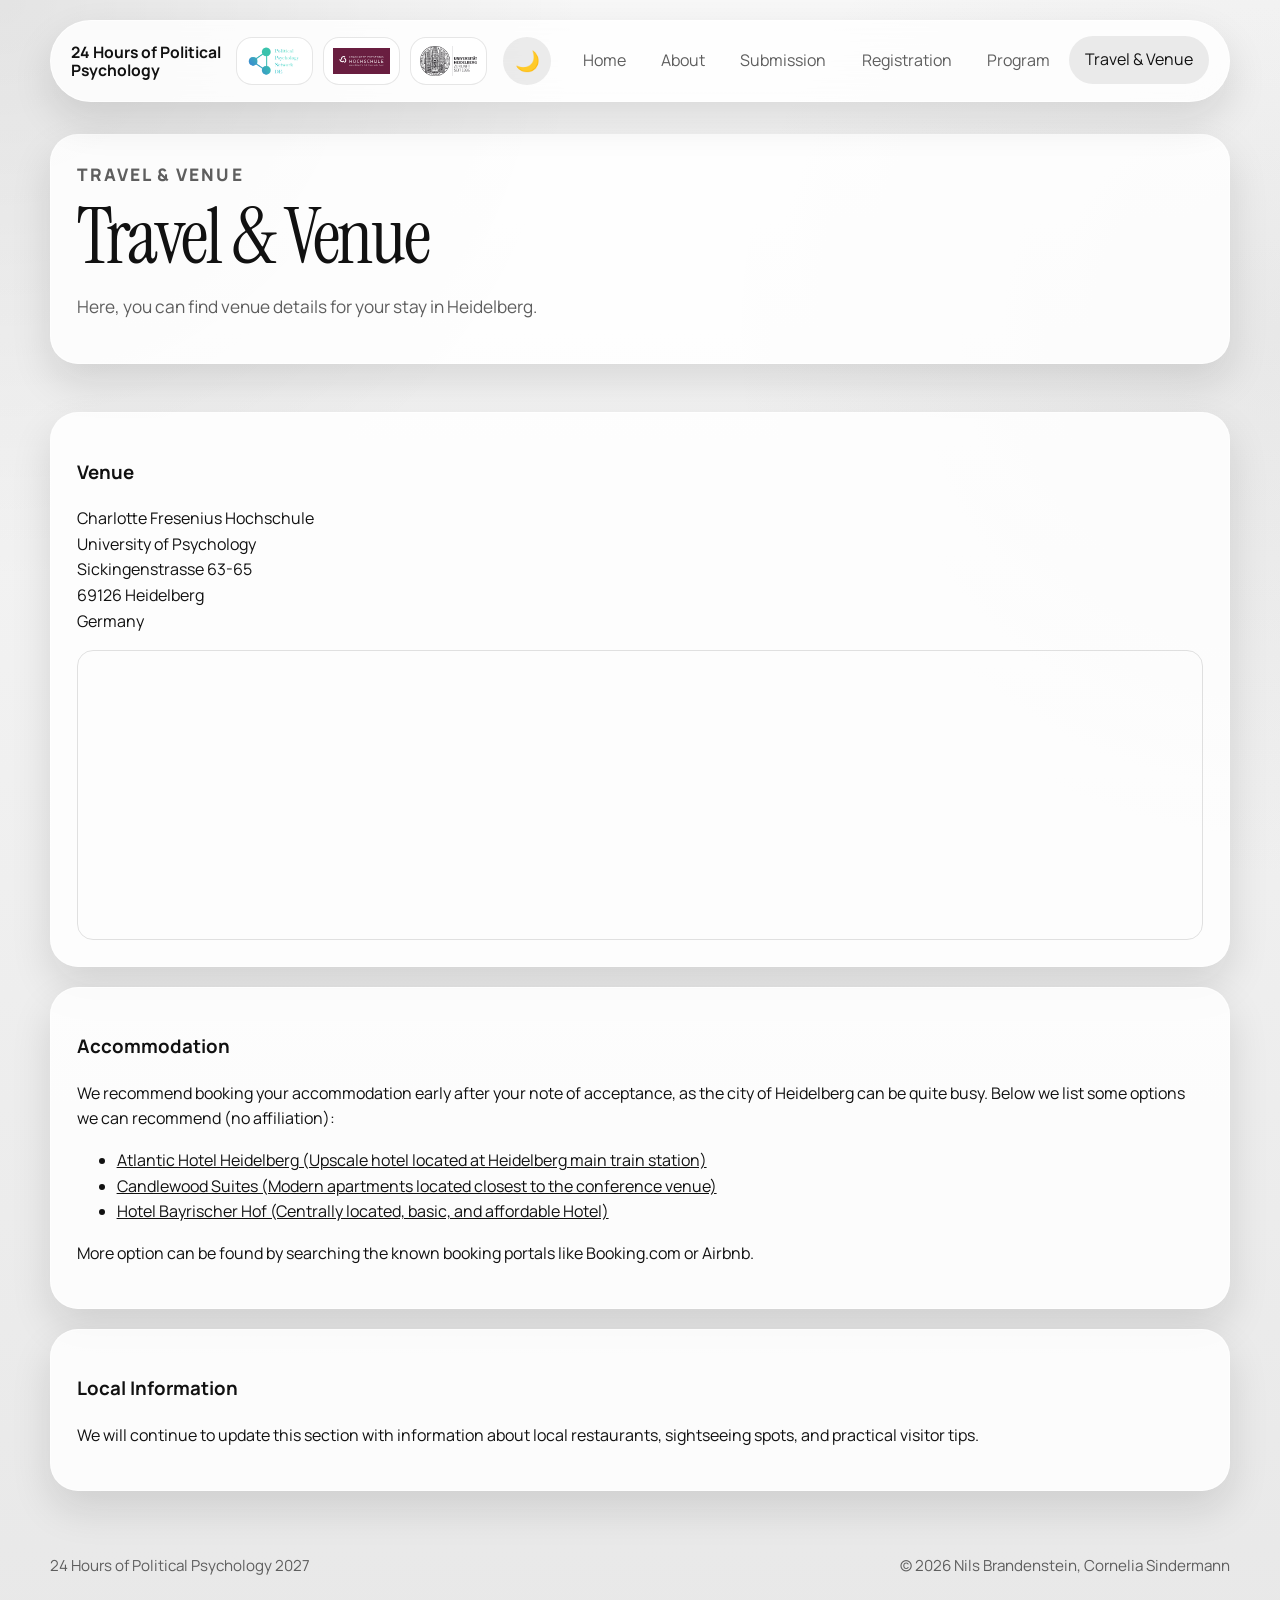
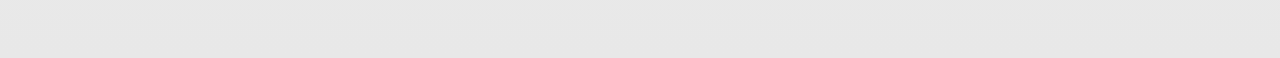
<file: travel.html>
<!DOCTYPE html>
<html lang="en">
  <head>
    <meta charset="UTF-8" />
    <meta name="viewport" content="width=device-width, initial-scale=1.0" />
        <title>Anreise & Tagungsort | 24 Stunden Politische Psychologie 2027, Heidelberg</title>
    <meta name="keywords" content="conference venue Heidelberg, Charlotte Fresenius Hochschule, Sickingenstrasse 63-65, travel to Heidelberg, hotels near conference Heidelberg" />
    <meta name="og:title:de" content="Anreise & Tagungsort | 24 Stunden Politische Psychologie 2027, Heidelberg" />
    <meta name="description-de" content="Anreise und Tagungsort der „24 Stunden Politische Psychologie 2027“: Charlotte Fresenius Hochschule, Sickingenstrasse 63-65, 69126 Heidelberg. Hotels, Wege und Tipps für Ihren Aufenthalt." />
    <meta name="keywords-de" content="Anreise Tagung Heidelberg, Tagungsort Charlotte Fresenius Hochschule, Sickingenstrasse 63-65, Hotels Nähe Tagung Heidelberg" />

    <link rel="canonical" href="https://polpsyconfhd2027.github.io/conference/travel.html" />
    <meta name="robots" content="index, follow" />
    <meta name="author" content="German Political Psychology Network" />

    <!-- Open Graph -->
    <meta property="og:type" content="website" />
    <meta property="og:site_name" content="24 Hours of Political Psychology 2027" />
    <meta property="og:title" content="Anreise & Tagungsort | 24 Stunden Politische Psychologie 2027, Heidelberg" />
    <meta property="og:description" content="Travel and venue information for the 24 Hours of Political Psychology 2027: Charlotte Fresenius Hochschule, Sickingenstrasse 63-65, 69126 Heidelberg, Germany. Hotels, directions, and local tips." />
    <meta property="og:url" content="https://polpsyconfhd2027.github.io/conference/travel.html" />
    <meta property="og:locale" content="en_US" />
    <meta property="og:image" content="https://polpsyconfhd2027.github.io/conference/assets/Logo_PolPsyNetDE_New_v2.png" />

    <!-- Twitter -->
    <meta name="twitter:card" content="summary_large_image" />
    <meta name="twitter:title" content="Anreise & Tagungsort | 24 Stunden Politische Psychologie 2027, Heidelberg" />
    <meta name="twitter:description" content="Travel and venue information for the 24 Hours of Political Psychology 2027: Charlotte Fresenius Hochschule, Sickingenstrasse 63-65, 69126 Heidelberg, Germany. Hotels, directions, and local tips." />
    <meta name="twitter:image" content="https://polpsyconfhd2027.github.io/conference/assets/Logo_PolPsyNetDE_New_v2.png" />

    <link rel="icon" type="image/svg+xml" href="assets/favicon.svg" />
    <meta name="theme-color" content="#111111" />

    <script type="application/ld+json">
[
        {
                "@context": "https://schema.org",
                "@type": "Event",
                "name": "24 Hours of Political Psychology 2027",
                "description": "7th Annual Meeting of the German Political Psychology Network on the theme 'Digitalization, Discourse, and Democracy'.",
                "startDate": "2027-02-11T13:00+01:00",
                "endDate": "2027-02-12T14:00+01:00",
                "eventStatus": "https://schema.org/EventScheduled",
                "eventAttendanceMode": "https://schema.org/OfflineEventAttendanceMode",
                "location": {
                        "@type": "Place",
                        "name": "Charlotte Fresenius Hochschule, University of Psychology",
                        "address": {
                                "@type": "PostalAddress",
                                "streetAddress": "Sickingenstrasse 63-65",
                                "addressLocality": "Heidelberg",
                                "postalCode": "69126",
                                "addressCountry": "DE"
                        }
                },
                "url": "https://polpsyconfhd2027.github.io/conference/",
                "organizer": {
                        "@type": "Organization",
                        "name": "German Political Psychology Network (PolPsyNet DE)"
                }
        },
        {
                "@context": "https://schema.org",
                "@type": "WebSite",
                "name": "24 Hours of Political Psychology 2027",
                "url": "https://polpsyconfhd2027.github.io/conference/"
        }
]
    </script>

    <meta
      name="description"
      content="Travel and venue information for 24 Hours of Political Psychology."
    />
    <link rel="preconnect" href="https://fonts.googleapis.com" />
    <link rel="preconnect" href="https://fonts.gstatic.com" crossorigin />
    <link
      href="https://fonts.googleapis.com/css2?family=Manrope:wght@400;500;700;800&family=Instrument+Serif:ital@0;1&display=swap"
      rel="stylesheet"
    />
    <link rel="stylesheet" href="assets/styles.css" />
  </head>
  <body data-page="travel">
    <div class="site-shell">
      <header class="site-header">
        <a class="brand" href="index.html">
          <span class="brand-text">
            <strong>24 Hours of Political Psychology</strong>
          </span>
          <span class="brand-logos" aria-hidden="true">
            <span class="brand-logo-frame">
              <img class="brand-logo" src="assets/Logo_PolPsyNetDE_New_v2.png" alt="Logo des Netzwerks Politische Psychologie (PolPsyNet DE)" />
            </span>
            <span class="brand-logo-frame">
              <img class="brand-logo" src="assets/Logo-CFH-bourdaux-01.svg" alt="Logo der Charlotte Fresenius Hochschule" />
            </span>
            <span class="brand-logo-frame">
              <img class="brand-logo" src="assets/hd_logo_standard_sw_16cm_rgb.png" alt="Logo der Universität Heidelberg" />
            </span>
          </span>
        </a>
        <div class="header-actions">
          <button class="theme-toggle" type="button" aria-label="Switch color theme"></button>
          <button class="nav-toggle" type="button" aria-expanded="false" aria-label="Open menu">
            <span></span>
            <span></span>
          </button>
        </div>
        <nav class="site-nav" aria-label="Main navigation">
          <a href="index.html">Home</a>
          <a href="about.html">About</a>
          <a href="submission.html">Submission</a>
          <a href="registration.html">Registration</a>
          <a href="program.html">Program</a>
          <a href="travel.html">Travel & Venue</a>
        </nav>
      </header>

      <main class="page-main">
        <section class="page-hero">
          <p class="eyebrow">Travel & Venue</p>
          <h1>Travel & Venue</h1>
          <p>Here, you can find venue details for your stay in Heidelberg.</p>
        </section>

        <section class="content-grid">
          <article class="content-card">
            <h3>Venue</h3>
            <p>
              Charlotte Fresenius Hochschule
              <br />
              University of Psychology
              <br />
              Sickingenstrasse 63-65
              <br />
              69126 Heidelberg
              <br />
              Germany
            </p>
            <div class="map-embed">
             <iframe
                title="Charlotte Fresenius Hochschule Heidelberg on Google Maps"
                src="https://www.google.com/maps?q=Charlotte%20Fresenius%20Hochschule%20Sickingenstrasse%2063-65%2069126%20Heidelberg&z=15&output=embed"
                loading="lazy"
                referrerpolicy="no-referrer-when-downgrade"
             ></iframe>
            </div>
          </article>
          <article class="content-card">
            <h3>Accommodation</h3>
            <p>We recommend booking your accommodation early after your note of acceptance, as the city of Heidelberg can be quite busy. Below we list some options we can recommend (no affiliation):</p>
            <ul>
              <li>
                <a href="https://www.atlantic-hotels.de/hotel-heidelberg/" target="_blank" rel="noopener noreferrer">Atlantic Hotel Heidelberg (Upscale hotel located at Heidelberg main train station) </a>
              </li>
              <li>
                <a href="https://www.ihg.com/candlewood/hotels/de/de/heidelberg/hdbfw/hoteldetail" target="_blank" rel="noopener noreferrer">Candlewood Suites (Modern apartments located closest to the conference venue)</a>
              </li>
              <li>
                <a href="https://bayrischerhof.heidelbergehotel.com/de/" target="_blank" rel="noopener noreferrer">Hotel Bayrischer Hof (Centrally located, basic, and affordable Hotel)</a>
              </li>
            </ul>
            <p>More option can be found by searching the known booking portals like Booking.com or Airbnb.</p>
          </article>
          <article class="content-card">
            <h3>Local Information</h3>
            <p>We will continue to update this section with information about local restaurants, sightseeing spots, and practical visitor tips.</p>
          </article>
        </section>
      </main>

      <footer class="site-footer">
        <p>24 Hours of Political Psychology 2027</p>
        <p>&copy; 2026 Nils Brandenstein, Cornelia Sindermann</p>
      </footer>
    </div>

    <script src="assets/site.js"></script>
  </body>
</html>
</file>
<file: assets/styles.css>
:root {
  --bg: #ececec;
  --paper: rgba(255, 255, 255, 0.84);
  --paper-strong: #ffffff;
  --ink: #111111;
  --muted: #5e5e5e;
  --accent: #1f1f1f;
  --accent-dark: #000000;
  --accent-contrast: #ffffff;
  --line: rgba(17, 17, 17, 0.12);
  --shadow: 0 18px 40px rgba(17, 17, 17, 0.12);
  --body-bg:
    radial-gradient(circle at top left, rgba(0, 0, 0, 0.08), transparent 28%),
    radial-gradient(circle at right 20%, rgba(90, 90, 90, 0.08), transparent 30%),
    linear-gradient(180deg, #f7f7f7 0%, #e8e8e8 100%);
  --header-bg: rgba(255, 255, 255, 0.82);
  --header-border: rgba(255, 255, 255, 0.7);
  --panel-border: rgba(255, 255, 255, 0.65);
  --card-border: rgba(17, 17, 17, 0.1);
  --card-bg: rgba(255, 255, 255, 0.68);
  --chip-bg: rgba(28, 36, 48, 0.06);
  --chip-border: rgba(28, 36, 48, 0.08);
  --nav-hover-bg: rgba(17, 17, 17, 0.08);
  --nav-bg: rgba(255, 255, 255, 0.96);
  --logo-frame-bg: rgba(255, 255, 255, 0.95);
  --accent-panel-bg:
    linear-gradient(145deg, rgba(17, 17, 17, 0.08), rgba(255, 255, 255, 0.72)),
    var(--paper-strong);
  --timeline-bg: linear-gradient(180deg, rgba(255, 255, 255, 0.95), rgba(255, 255, 255, 0.7));
  --radius: 28px;
  --max-width: 1180px;
  color-scheme: light;
}

:root[data-theme="dark"] {
  color-scheme: dark;
  --bg: #0f1115;
  --paper: rgba(30, 34, 41, 0.88);
  --paper-strong: #181c22;
  --ink: #e8eaee;
  --muted: #9aa3ad;
  --accent: #e8eaee;
  --accent-dark: #f5f6f8;
  --accent-contrast: #14161a;
  --line: rgba(232, 234, 238, 0.14);
  --shadow: 0 18px 40px rgba(0, 0, 0, 0.45);
  --body-bg:
    radial-gradient(circle at top left, rgba(255, 255, 255, 0.05), transparent 28%),
    radial-gradient(circle at right 20%, rgba(140, 140, 170, 0.07), transparent 30%),
    linear-gradient(180deg, #14171c 0%, #0d0f13 100%);
  --header-bg: rgba(24, 27, 33, 0.85);
  --header-border: rgba(255, 255, 255, 0.08);
  --panel-border: rgba(255, 255, 255, 0.08);
  --card-border: rgba(255, 255, 255, 0.1);
  --card-bg: rgba(255, 255, 255, 0.05);
  --chip-bg: rgba(255, 255, 255, 0.08);
  --chip-border: rgba(255, 255, 255, 0.14);
  --nav-hover-bg: rgba(255, 255, 255, 0.1);
  --nav-bg: rgba(24, 27, 33, 0.97);
  --logo-frame-bg: #f2f2f2;
  --accent-panel-bg:
    linear-gradient(145deg, rgba(255, 255, 255, 0.06), rgba(255, 255, 255, 0.02)),
    var(--paper-strong);
  --timeline-bg: linear-gradient(180deg, rgba(255, 255, 255, 0.07), rgba(255, 255, 255, 0.03));
}

/* Default to the browser's color scheme until the user picks a theme. */
@media (prefers-color-scheme: dark) {
  :root:not([data-theme="light"]) {
    color-scheme: dark;
    --bg: #0f1115;
    --paper: rgba(30, 34, 41, 0.88);
    --paper-strong: #181c22;
    --ink: #e8eaee;
    --muted: #9aa3ad;
    --accent: #e8eaee;
    --accent-dark: #f5f6f8;
    --accent-contrast: #14161a;
    --line: rgba(232, 234, 238, 0.14);
    --shadow: 0 18px 40px rgba(0, 0, 0, 0.45);
    --body-bg:
      radial-gradient(circle at top left, rgba(255, 255, 255, 0.05), transparent 28%),
      radial-gradient(circle at right 20%, rgba(140, 140, 170, 0.07), transparent 30%),
      linear-gradient(180deg, #14171c 0%, #0d0f13 100%);
    --header-bg: rgba(24, 27, 33, 0.85);
    --header-border: rgba(255, 255, 255, 0.08);
    --panel-border: rgba(255, 255, 255, 0.08);
    --card-border: rgba(255, 255, 255, 0.1);
    --card-bg: rgba(255, 255, 255, 0.05);
    --chip-bg: rgba(255, 255, 255, 0.08);
    --chip-border: rgba(255, 255, 255, 0.14);
    --nav-hover-bg: rgba(255, 255, 255, 0.1);
    --nav-bg: rgba(24, 27, 33, 0.97);
    --logo-frame-bg: #f2f2f2;
    --accent-panel-bg:
      linear-gradient(145deg, rgba(255, 255, 255, 0.06), rgba(255, 255, 255, 0.02)),
      var(--paper-strong);
    --timeline-bg: linear-gradient(180deg, rgba(255, 255, 255, 0.07), rgba(255, 255, 255, 0.03));
  }
}

*,
*::before,
*::after {
  box-sizing: border-box;
}

html {
  scroll-behavior: smooth;
}

:root {
  --theme-transition: background-color 200ms ease, color 200ms ease, border-color 200ms ease;
}

body,
.site-header,
.site-nav,
.hero,
.page-hero,
.spotlight,
.feature-card,
.content-card,
.accent-panel,
.program-day,
.program-summary,
.hero-card,
.organizer-card,
.format-item,
.faq-item,
.timeline-content,
.theme-toggle,
.nav-toggle,
.program-tags span {
  transition: var(--theme-transition);
}

html.no-theme-transition,
html.no-theme-transition body,
html.no-theme-transition :root * {
  transition: none !important;
}

body {
  margin: 0;
  min-height: 100vh;
  color: var(--ink);
  background: var(--body-bg);
  font-family: "Manrope", sans-serif;
  line-height: 1.6;
}

img {
  max-width: 100%;
}

a {
  color: inherit;
}

button {
  font: inherit;
}

.site-shell {
  width: min(calc(100% - 2rem), var(--max-width));
  margin: 0 auto;
  padding: 1.25rem 0 3rem;
}

.site-header {
  position: sticky;
  top: 1rem;
  z-index: 20;
  display: flex;
  align-items: center;
  justify-content: space-between;
  gap: 1rem;
  padding: 1rem 1.25rem;
  margin-bottom: 2rem;
  background: var(--header-bg);
  border: 1px solid var(--header-border);
  border-radius: 999px;
  backdrop-filter: blur(18px);
  box-shadow: var(--shadow);
}

.brand {
  display: inline-flex;
  align-items: center;
  gap: 0.9rem;
  flex: 1 1 auto;
  min-width: 0;
  text-decoration: none;
}

.brand-logos {
  display: inline-flex;
  align-items: center;
  flex: 0 0 auto;
  gap: 0.65rem;
}

.brand-logo-frame {
  display: inline-flex;
  align-items: center;
  justify-content: center;
  width: 4.8rem;
  height: 3rem;
  padding: 0.35rem 0.55rem;
  border: 1px solid var(--card-border);
  border-radius: 1rem;
  background: var(--logo-frame-bg);
}

.brand-logo {
  width: 100%;
  height: 100%;
  object-fit: contain;
}

.brand-text {
  display: flex;
  flex-direction: column;
  flex: 0 1 auto;
  line-height: 1.15;
}

.brand-text strong {
  font-size: 0.98rem;
}

.about-network-logo {
  display: block;
  width: 100%;
  max-width: 13rem;
  margin: 0;
  padding: 0.9rem 1.1rem;
  border: 1px solid var(--card-border);
  border-radius: 1.2rem;
  background: var(--logo-frame-bg);
}

.content-card-general .general-info-intro {
  display: grid;
  grid-template-columns: minmax(8.5rem, 13rem) 1fr;
  gap: 1rem;
  align-items: center;
  margin: 0.3rem 0 1rem;
}

.content-card-general .general-info-intro p {
  margin: 0;
}

.brand-text span {
  color: var(--muted);
  font-size: 0.9rem;
}

.site-nav {
  display: flex;
  align-items: center;
  gap: 0.2rem;
}

.site-nav a {
  padding: 0.7rem 1rem;
  border-radius: 999px;
  text-decoration: none;
  color: var(--muted);
  white-space: nowrap;
  transition: background-color 180ms ease, color 180ms ease, transform 180ms ease;
}

.site-nav a:hover,
.site-nav a:focus-visible,
.site-nav a.is-active {
  color: var(--ink);
  background: var(--nav-hover-bg);
  transform: translateY(-1px);
}

.nav-toggle {
  display: none;
  flex: 0 0 auto;
  width: 3rem;
  height: 3rem;
  padding: 0;
  border: 0;
  border-radius: 50%;
  background: var(--nav-hover-bg);
  color: var(--ink);
}

.header-actions {
  display: inline-flex;
  align-items: center;
  flex: 0 0 auto;
  gap: 0.55rem;
}

.theme-toggle {
  display: inline-flex;
  align-items: center;
  justify-content: center;
  flex: 0 0 auto;
  width: 3rem;
  height: 3rem;
  padding: 0;
  border: 0;
  border-radius: 50%;
  background: var(--nav-hover-bg);
  color: var(--ink);
  font-size: 1.25rem;
  line-height: 1;
  cursor: pointer;
}

.nav-toggle span {
  display: block;
  width: 1.15rem;
  height: 2px;
  margin: 0.22rem auto;
  background: currentColor;
}

.hero,
.page-hero,
.spotlight,
.feature-card,
.content-card,
.accent-panel,
.program-day,
.program-summary,
.hero-card {
  background: var(--paper);
  border: 1px solid var(--panel-border);
  border-radius: var(--radius);
  box-shadow: var(--shadow);
}

.hero {
  display: grid;
  grid-template-columns: 1.4fr 0.9fr;
  gap: 1.5rem;
  padding: clamp(1.5rem, 4vw, 3rem);
  align-items: end;
  overflow: hidden;
}

.hero-copy h1,
.page-hero h1,
.spotlight h2,
.feature-card h2,
.content-card h2,
.content-card h1,
.accent-panel h2,
.hero-card h2,
.program-day h2 {
  margin: 0;
  font-family: "Instrument Serif", serif;
  font-weight: 400;
  line-height: 0.98;
  letter-spacing: -0.03em;
}

.hero-copy h1 {
  max-width: 9ch;
  font-size: clamp(3.2rem, 8vw, 6.2rem);
}

.page-hero h1 {
  max-width: 12ch;
  font-size: clamp(2.7rem, 6vw, 4.8rem);
}

.spotlight h2,
.feature-card h2,
.content-card h2,
.content-card h1,
.accent-panel h2,
.hero-card h2,
.program-summary h2,
.program-day h2 {
  font-size: clamp(2rem, 4vw, 3rem);
}

.eyebrow,
.card-kicker {
  margin: 0 0 0.75rem;
  color: var(--accent-dark);
  font-size: 0.82rem;
  font-weight: 800;
  letter-spacing: 0.12em;
  text-transform: uppercase;
}

.hero-text,
.page-hero p {
  max-width: 58ch;
  color: var(--muted);
  font-size: 1.08rem;
}

body[data-page]:not([data-page="home"]) .page-hero h1 {
  max-width: 18ch;
}

body[data-page]:not([data-page="home"]) .page-hero p {
  width: 100%;
  max-width: none;
}

.hero-actions {
  display: flex;
  flex-wrap: wrap;
  gap: 0.9rem;
  align-items: center;
  margin-top: 2rem;
}

.button {
  display: inline-flex;
  align-items: center;
  justify-content: center;
  min-height: 3.25rem;
  padding: 0.85rem 1.35rem;
  border: 1px solid transparent;
  border-radius: 999px;
  text-decoration: none;
  transition: transform 180ms ease, box-shadow 180ms ease, background-color 180ms ease;
  cursor: pointer;
}

.button:hover,
.button:focus-visible {
  transform: translateY(-1px);
}

.button-primary {
  background: var(--accent);
  color: var(--accent-contrast);
  box-shadow: 0 12px 24px rgba(17, 17, 17, 0.18);
}

.button-primary:hover,
.button-primary:focus-visible {
  background: var(--accent-dark);
}

.button-secondary {
  background: var(--chip-bg);
  color: var(--ink);
  border-color: var(--chip-border);
}

.inline-note {
  color: var(--muted);
  font-size: 0.95rem;
}

.hero-card {
  position: relative;
  padding: 1.6rem;
}

.hero-card::before {
  content: "";
  position: absolute;
  inset: auto -10% -20% auto;
  width: 12rem;
  height: 12rem;
  border-radius: 50%;
  background: radial-gradient(circle, rgba(17, 17, 17, 0.12), transparent 70%);
}

.event-meta {
  display: grid;
  gap: 1rem;
  margin: 1.5rem 0 0;
}

.event-meta dt {
  color: var(--muted);
  font-size: 0.9rem;
}

.event-meta dd {
  margin: 0.2rem 0 0;
  font-weight: 700;
}

.feature-grid,
.content-grid {
  display: grid;
  grid-template-columns: 1fr;
  gap: 1.25rem;
  margin-top: 1.5rem;
}

.feature-card,
.content-card,
.accent-panel,
.page-hero,
.spotlight,
.program-summary,
.program-day {
  padding: 1.6rem;
}

.map-embed {
  overflow: hidden;
  border-radius: 1rem;
  border: 1px solid var(--line);
  min-height: 18rem;
}

.map-embed iframe {
  display: block;
  width: 100%;
  min-height: 18rem;
  border: 0;
}

.organizer-grid {
  display: grid;
  grid-template-columns: repeat(2, minmax(0, 1fr));
  gap: 1rem;
  margin-top: 1rem;
}

.organizer-card {
  display: grid;
  grid-template-columns: 6.5rem 1fr;
  gap: 1rem;
  align-items: center;
  padding: 0.75rem;
  border: 1px solid var(--card-border);
  border-radius: 1.25rem;
  background: var(--card-bg);
}

.organizer-photo {
  width: 6.5rem;
  aspect-ratio: 1;
  border-radius: 1rem;
  object-fit: cover;
  filter: grayscale(100%);
}

.organizer-card h4 {
  margin: 0;
  font-size: 1rem;
  line-height: 1.25;
}

.organizer-card p {
  margin: 0.35rem 0 0;
  color: var(--muted);
}

.format-list {
  display: grid;
  gap: 0.9rem;
  margin-top: 1.25rem;
}

.format-item {
  padding: 1.1rem 1.25rem;
  border: 1px solid var(--card-border);
  border-radius: 1.25rem;
  background: var(--card-bg);
}

.format-item h4 {
  margin: 0 0 0.4rem;
  font-size: 1.05rem;
}

.format-item p {
  margin: 0;
  color: var(--muted);
}

.faq-list {
  display: grid;
  gap: 0.9rem;
  margin-top: 1.25rem;
}

.faq-item {
  padding: 1.1rem 1.25rem;
  border: 1px solid var(--card-border);
  border-radius: 1.25rem;
  background: var(--card-bg);
}

.faq-item summary {
  cursor: pointer;
  font-weight: 700;
  line-height: 1.45;
}

.faq-item p {
  margin: 0.85rem 0 0;
  color: var(--muted);
}

.timeline {
  position: relative;
  display: grid;
  grid-template-columns: repeat(4, minmax(0, 1fr));
  gap: 1rem;
  margin-top: 1.75rem;
}

.timeline::before {
  content: "";
  position: absolute;
  left: 11%;
  right: 11%;
  top: 2.15rem;
  height: 0.42rem;
  border-radius: 999px;
  background: linear-gradient(90deg, #111 0%, #5e5e5e 100%);
  opacity: 0.2;
}

.timeline-item {
  position: relative;
  z-index: 1;
  display: grid;
  justify-items: center;
  text-align: center;
  gap: 0.9rem;
}

.timeline-item:not(:last-child)::after {
  content: "➜";
  position: absolute;
  top: 1.25rem;
  right: -0.65rem;
  font-size: 1.25rem;
  color: rgba(17, 17, 17, 0.4);
}

.timeline-marker {
  display: inline-flex;
  align-items: center;
  justify-content: center;
  width: 4.2rem;
  height: 4.2rem;
  border-radius: 50%;
  background: radial-gradient(circle at 30% 25%, #2f2f2f 0%, #111 72%);
  color: #fff;
  font-family: "Instrument Serif", serif;
  font-size: 1.6rem;
  font-weight: 700;
  border: 3px solid rgba(255, 255, 255, 0.85);
  box-shadow: 0 12px 24px rgba(17, 17, 17, 0.26);
}

.timeline-content {
  width: 100%;
  min-height: 8.6rem;
  padding: 0.95rem 0.9rem 1.05rem;
  border: 1px solid rgba(17, 17, 17, 0.1);
  border-radius: 1rem;
  background: var(--timeline-bg);
}

.timeline-date {
  margin: 0;
  font-weight: 800;
  color: var(--accent-dark);
  font-size: 0.9rem;
  letter-spacing: 0.02em;
}

.timeline-label {
  margin: 0.45rem 0 0;
  color: var(--muted);
  font-size: 0.95rem;
}

@media (max-width: 980px) {
  .timeline {
    grid-template-columns: repeat(2, minmax(0, 1fr));
  }

  .timeline::before {
    display: none;
  }

  .timeline-item:not(:last-child)::after {
    display: none;
  }
}

@media (max-width: 640px) {
  .timeline {
    grid-template-columns: 1fr;
  }

  .timeline-content {
    min-height: 0;
  }
}

.text-link {
  display: inline-block;
  margin-top: 1rem;
  font-weight: 700;
  color: var(--accent-dark);
  text-decoration: none;
}

.text-link:hover,
.text-link:focus-visible {
  text-decoration: underline;
}

.spotlight,
.two-column {
  margin-top: 1.5rem;
}

.news-updates {
  margin-top: 1.5rem;
}

.news-list {
  display: grid;
  gap: 0.85rem;
  margin: 1.25rem 0 0;
  padding-left: 1.25rem;
}

.news-list li::marker {
  color: var(--accent-dark);
}

.news-list time {
  display: block;
  margin-bottom: 0.2rem;
  color: var(--accent-dark);
  font-weight: 800;
}

.spotlight {
  display: grid;
  grid-template-columns: 0.95fr 1.05fr;
  gap: 1.5rem;
  align-items: center;
}

.page-main {
  display: grid;
  gap: 1.5rem;
}

.two-column {
  display: grid;
  grid-template-columns: 1.2fr 0.8fr;
  gap: 1.5rem;
  align-items: start;
}

.accent-panel {
  background: var(--accent-panel-bg);
}

.site-footer {
  display: flex;
  justify-content: space-between;
  gap: 1rem;
  margin-top: 2rem;
  padding: 1rem 0;
  color: var(--muted);
  font-size: 0.95rem;
}

.program-summary {
  display: grid;
  gap: 0.75rem;
}

.keynote-content {
  display: grid;
  grid-template-columns: minmax(0, 1fr) minmax(13rem, 20rem);
  gap: 1.5rem;
  align-items: center;
  margin-top: 1.25rem;
}

.keynote-content p {
  color: var(--muted);
}

.keynote-speaker {
  margin: 1rem 0 0;
  font-size: 1.35rem;
}

.keynote-speaker a {
  text-decoration: none;
}

.keynote-speaker a:hover,
.keynote-speaker a:focus-visible {
  text-decoration: underline;
}

.keynote-photo {
  width: 100%;
  aspect-ratio: 1;
  border-radius: 1.25rem;
  object-fit: cover;
}

.program-days {
  display: grid;
  gap: 1rem;
}

.program-export {
  display: flex;
  justify-content: center;
  margin-top: 0.5rem;
}

.program-day-header {
  display: flex;
  justify-content: space-between;
  gap: 1rem;
  align-items: end;
  margin-bottom: 1rem;
}

.program-day-date {
  color: var(--muted);
  font-weight: 700;
}

.program-session-list {
  display: grid;
  gap: 0.85rem;
}

.program-session {
  display: grid;
  grid-template-columns: 9rem 1fr;
  gap: 1rem;
  padding: 1rem 0;
  border-top: 1px solid var(--line);
}

.program-session:first-child {
  border-top: 0;
  padding-top: 0;
}

.program-time {
  font-weight: 800;
  color: var(--accent-dark);
}

.program-title {
  margin: 0;
  font-size: 1.1rem;
}

.program-meta,
.program-description {
  margin: 0.35rem 0 0;
  color: var(--muted);
}

.program-tags {
  display: flex;
  flex-wrap: wrap;
  gap: 0.45rem;
  margin-top: 0.75rem;
}

.program-tags span {
  padding: 0.35rem 0.65rem;
  border-radius: 999px;
  background: var(--chip-bg);
  font-size: 0.88rem;
}

.registration {
  padding: 1.1rem 1.25rem;
  border: 1px solid var(--card-border);
  border-radius: 1.25rem;
  background: var(--card-bg);
}

.program-note {
  margin-top: 0.35rem;
  color: var(--muted);
}

body.nav-open .site-nav {
  display: flex;
}

@media (max-width: 1120px) {
  .site-header {
    border-radius: 2rem;
  }

  .brand-logo-frame {
    width: 4.2rem;
    height: 2.65rem;
  }

  .nav-toggle {
    display: inline-block;
  }

  .site-nav {
    display: none;
    position: absolute;
    left: 0;
    right: 0;
    top: calc(100% + 0.75rem);
    flex-direction: column;
    align-items: stretch;
    padding: 0.8rem;
    background: var(--nav-bg);
    border: 1px solid var(--header-border);
    border-radius: 1.5rem;
    box-shadow: var(--shadow);
  }

  .site-nav a {
    padding: 0.9rem 1rem;
  }
}

@media (max-width: 640px) {
  .content-card-general .general-info-intro {
    grid-template-columns: 1fr;
  }

  .about-network-logo {
    max-width: 12rem;
    margin: 0 auto;
  }

  .site-header {
    flex-wrap: wrap;
    row-gap: 0.75rem;
  }

  .brand {
    flex: 1 1 100%;
  }

  .header-actions {
    order: 1;
  }

  .site-header .site-nav {
    order: 2;
    margin-left: auto;
  }

  .brand {
    flex-direction: row;
    align-items: flex-start;
    gap: 0.5rem;
  }

  .brand-text strong {
    font-size: 0.92rem;
  }

  .brand-logo-frame {
    width: 3.8rem;
    height: 2.35rem;
    padding: 0.3rem 0.45rem;
  }

  .organizer-card {
    grid-template-columns: 1fr;
  }

  .organizer-photo {
    width: 100%;
    max-height: 16rem;
  }
}

@media (max-width: 900px) {
  .hero,
  .spotlight,
  .two-column,
  .feature-grid,
  .content-grid {
    grid-template-columns: 1fr;
  }

  .keynote-content {
    grid-template-columns: 1fr;
  }

  .keynote-photo {
    max-width: 20rem;
  }

  .program-session {
    grid-template-columns: 1fr;
    gap: 0.45rem;
  }

  .organizer-grid {
    grid-template-columns: 1fr;
  }

  .site-footer {
    flex-direction: column;
  }
}

@media print {
  :root,
  :root[data-theme="dark"] {
    --ink: #111111;
    --muted: #5e5e5e;
    --accent-dark: #000000;
    --line: rgba(17, 17, 17, 0.12);
    --card-border: rgba(17, 17, 17, 0.1);
    --chip-bg: rgba(28, 36, 48, 0.06);
    --timeline-bg: linear-gradient(180deg, rgba(255, 255, 255, 0.95), rgba(255, 255, 255, 0.7));
    --accent-panel-bg:
      linear-gradient(145deg, rgba(17, 17, 17, 0.08), rgba(255, 255, 255, 0.72)),
      #ffffff;
  }

  body {
    background: #fff;
  }

  .site-header,
  .site-footer,
  .hero-actions,
  .nav-toggle {
    display: none !important;
  }

  .site-shell {
    width: 100%;
    padding: 0;
  }

  .page-main,
  .program-days {
    gap: 0.75rem;
  }

  .page-hero,
  .program-summary,
  .program-day {
    box-shadow: none;
    border: 1px solid #d9d9d9;
    background: #fff;
    break-inside: avoid;
  }

  .page-hero h1 {
    font-size: 2.5rem;
  }
}
</file>
